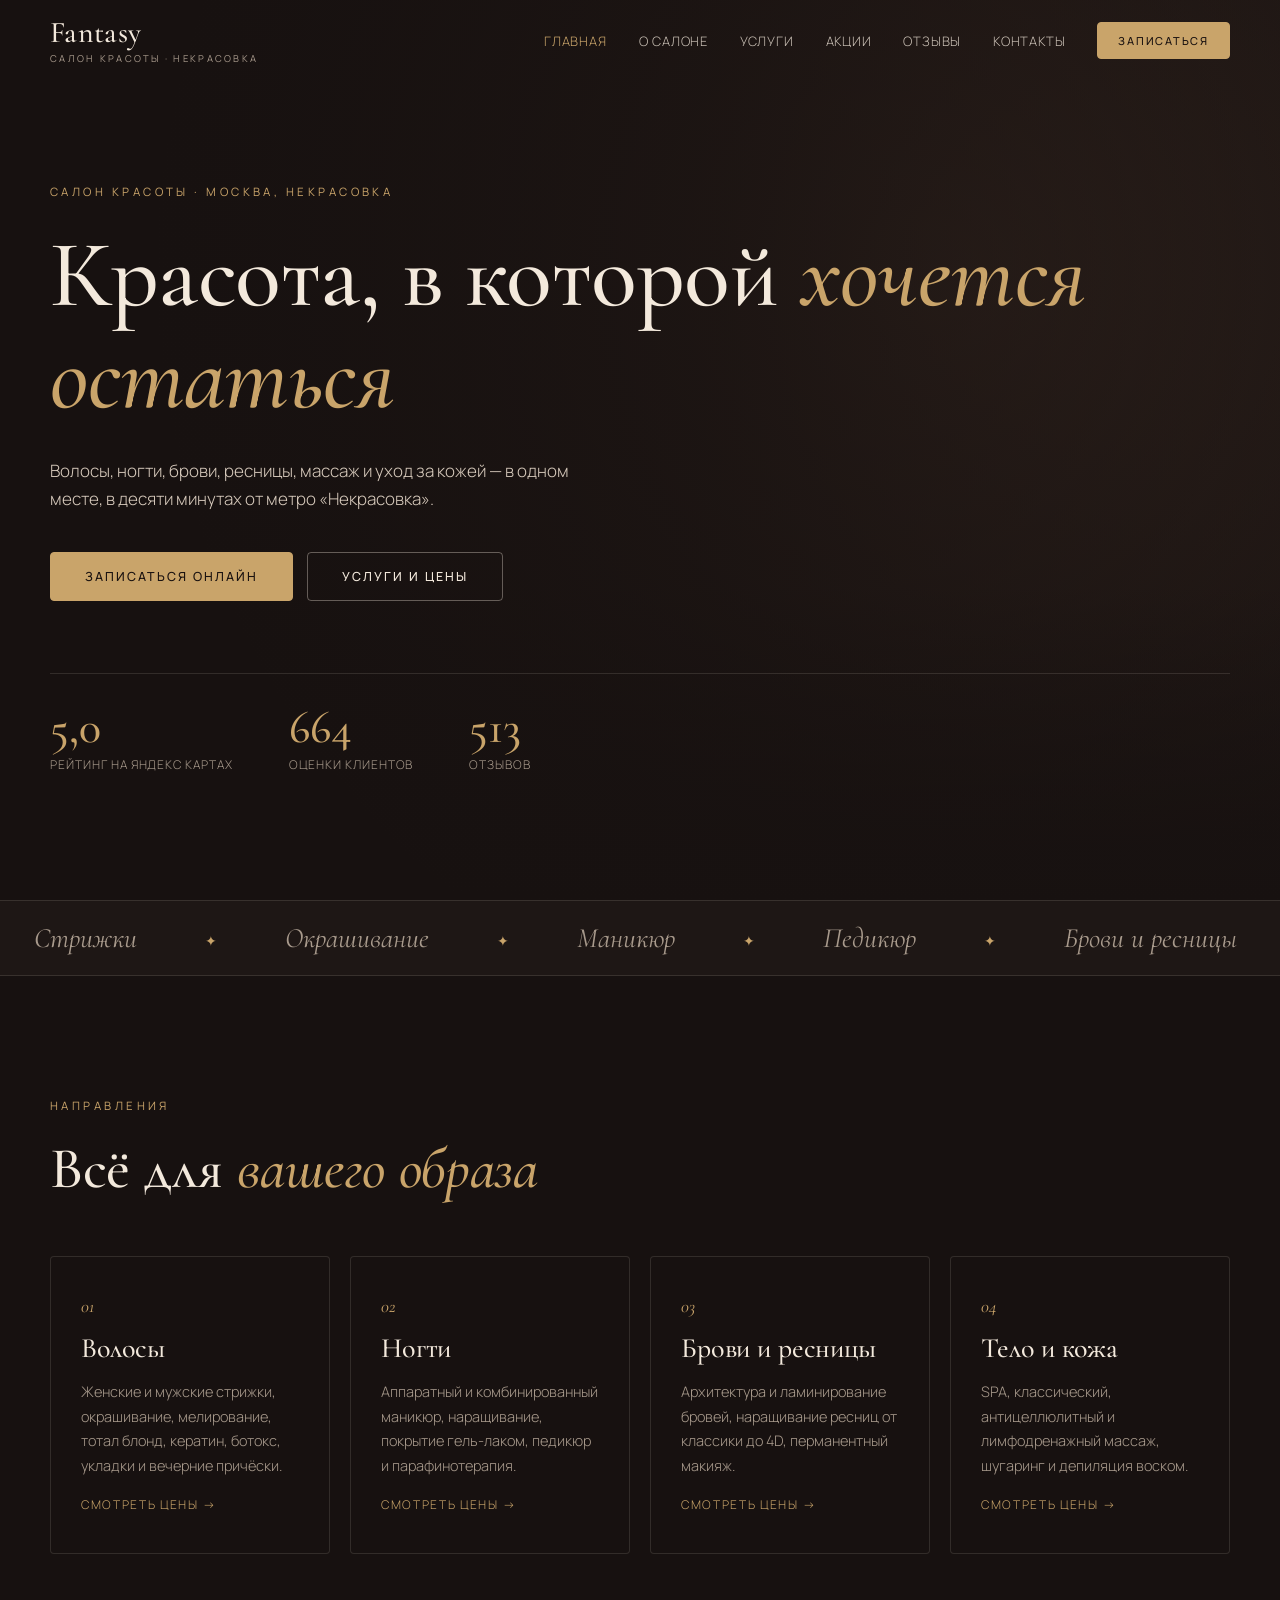
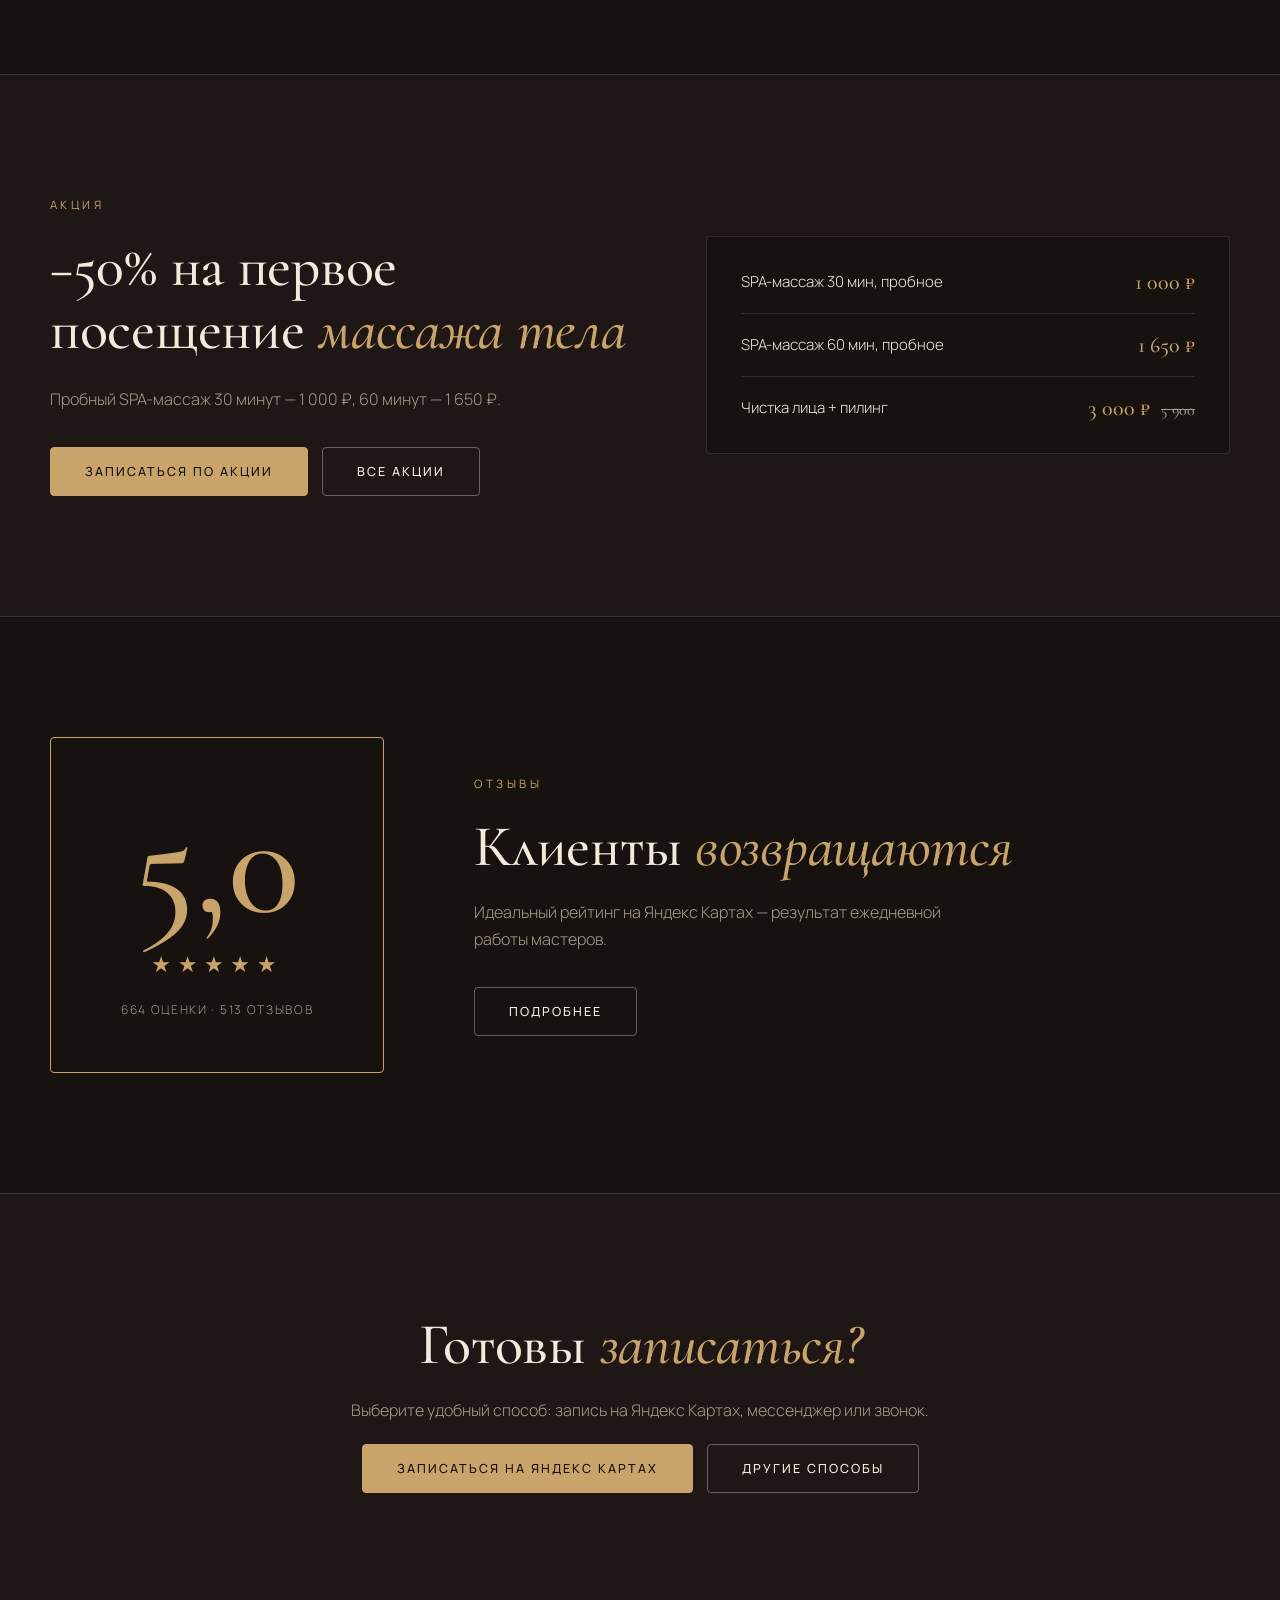
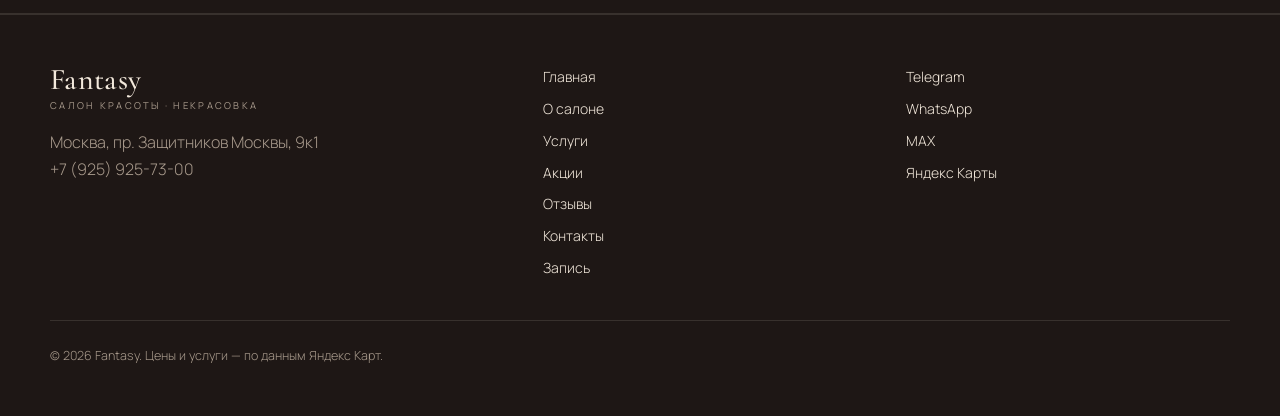
<file: index.html>
<!DOCTYPE html>
<html lang="ru">
<head>
<meta charset="UTF-8">
<meta name="viewport" content="width=device-width, initial-scale=1.0">
<title>Fantasy — салон красоты в Некрасовке | Онлайн-запись</title>
<meta name="description" content="Fantasy — салон красоты на проспекте Защитников Москвы, 9к1 (Некрасовка). Рейтинг 5,0 на Яндекс Картах. Стрижки, окрашивание, маникюр, педикюр, брови, ресницы, массаж.">
<meta name="theme-color" content="#171110">
<meta property="og:title" content="Fantasy — салон красоты в Некрасовке | Онлайн-запись">
<meta property="og:description" content="Fantasy — салон красоты на проспекте Защитников Москвы, 9к1 (Некрасовка). Рейтинг 5,0 на Яндекс Картах. Стрижки, окрашивание, маникюр, педикюр, брови, ресницы, массаж.">
<meta property="og:type" content="website">
<meta property="og:locale" content="ru_RU">
<meta property="og:image" content="https://avatars.mds.yandex.net/get-tycoon/6283051/2a0000018bce1b3d26c07682998ab287adb4/priority-headline-background">
<link rel="preconnect" href="https://fonts.googleapis.com">
<link rel="preconnect" href="https://fonts.gstatic.com" crossorigin>
<link href="https://fonts.googleapis.com/css2?family=Cormorant+Garamond:ital,wght@0,400;0,500;0,600;1,400;1,500&family=Manrope:wght@300;400;500;600&display=swap" rel="stylesheet">
<link rel="stylesheet" href="style.css">
</head>
<body class="">
<header class="header" id="header">
  <a href="index.html" class="logo">Fantasy<span>салон красоты · Некрасовка</span></a>
  <nav class="nav" id="nav"><a href="index.html" class="active">Главная</a><a href="about.html">О салоне</a><a href="services.html">Услуги</a><a href="offers.html">Акции</a><a href="reviews.html">Отзывы</a><a href="contacts.html">Контакты</a><a href="booking.html" class="btn btn--small">Записаться</a></nav>
  <button class="burger" id="burger" aria-label="Меню"><i></i><i></i></button>
</header>
<main>
<section class="hero"><div class="hero__bg"></div><div class="hero__inner">
<p class="eyebrow">Салон красоты · Москва, Некрасовка</p>
<h1>Красота, в которой <em>хочется остаться</em></h1>
<p class="hero__text">Волосы, ногти, брови, ресницы, массаж и уход за кожей — в одном месте, в десяти минутах от метро «Некрасовка».</p>
<div class="hero__actions"><a href="https://yandex.ru/maps/10738/lubercy/?booking%5Bpage%5D=menu&amp;booking%5Bpermalink%5D=70527552037&amp;ll=37.923607%2C55.699742&amp;mode=poi&amp;poi%5Bpoint%5D=37.918559%2C55.700719&amp;poi%5Buri%5D=ymapsbm1%3A%2F%2Forg%3Foid%3D70527552037%26yclid%3D8517277293503840255&amp;source=serp_navig&amp;z=16.16" target="_blank" rel="noopener" class="btn">Записаться онлайн</a><a href="services.html" class="btn btn--ghost">Услуги и цены</a></div>
<div class="hero__stats"><div><b>5,0</b><span>рейтинг на Яндекс Картах</span></div><div><b>664</b><span>оценки клиентов</span></div><div><b>513</b><span>отзывов</span></div></div>
</div></section>
<div class="marquee" aria-hidden="true"><div class="marquee__track">
<span>Стрижки</span><span>Окрашивание</span><span>Маникюр</span><span>Педикюр</span><span>Брови и ресницы</span><span>Массаж</span><span>Косметология</span><span>Шугаринг</span><span>Перманент</span><span>Стрижки</span><span>Окрашивание</span><span>Маникюр</span><span>Педикюр</span><span>Брови и ресницы</span><span>Массаж</span><span>Косметология</span><span>Шугаринг</span><span>Перманент</span>
</div></div>
<section class="section"><div class="wrap">
<div class="section__head reveal"><p class="eyebrow">Направления</p><h2>Всё для <em>вашего образа</em></h2></div>
<div class="cards">
<article class="card reveal"><span class="card__n">01</span><h3>Волосы</h3><p>Женские и мужские стрижки, окрашивание, мелирование, тотал блонд, кератин, ботокс, укладки и вечерние причёски.</p><a href="services.html?cat=hair">Смотреть цены →</a></article>
<article class="card reveal"><span class="card__n">02</span><h3>Ногти</h3><p>Аппаратный и комбинированный маникюр, наращивание, покрытие гель-лаком, педикюр и парафинотерапия.</p><a href="services.html?cat=nails">Смотреть цены →</a></article>
<article class="card reveal"><span class="card__n">03</span><h3>Брови и ресницы</h3><p>Архитектура и ламинирование бровей, наращивание ресниц от классики до 4D, перманентный макияж.</p><a href="services.html?cat=brows">Смотреть цены →</a></article>
<article class="card reveal"><span class="card__n">04</span><h3>Тело и кожа</h3><p>SPA, классический, антицеллюлитный и лимфодренажный массаж, шугаринг и депиляция воском.</p><a href="services.html?cat=body">Смотреть цены →</a></article>
</div></div></section>
<section class="section section--alt"><div class="wrap offer reveal">
<div><p class="eyebrow">Акция</p><h2>−50% на первое<br>посещение <em>массажа тела</em></h2>
<p class="muted">Пробный SPA-массаж 30 минут — 1 000 ₽, 60 минут — 1 650 ₽.</p>
<div class="hero__actions"><a href="booking.html?service=SPA-массаж 30 мин, пробное" class="btn">Записаться по акции</a><a href="offers.html" class="btn btn--ghost">Все акции</a></div></div>
<ul class="offer__list"><li><span>SPA-массаж 30 мин, пробное</span><b>1 000 ₽</b></li><li><span>SPA-массаж 60 мин, пробное</span><b>1 650 ₽</b></li><li><span>Чистка лица + пилинг</span><b>3 000 ₽ <s>5 900</s></b></li></ul>
</div></section>
<section class="section"><div class="wrap reviews reveal">
<div class="reviews__score"><b>5,0</b><div class="stars">★★★★★</div><span>664 оценки · 513 отзывов</span></div>
<div class="reviews__text"><p class="eyebrow">Отзывы</p><h2>Клиенты <em>возвращаются</em></h2>
<p class="muted">Идеальный рейтинг на Яндекс Картах — результат ежедневной работы мастеров.</p>
<a class="btn btn--ghost" href="reviews.html">Подробнее</a></div>
</div></section>
<section class="section section--alt cta"><div class="wrap cta__inner reveal">
<h2>Готовы <em>записаться?</em></h2>
<p class="muted">Выберите удобный способ: запись на Яндекс Картах, мессенджер или звонок.</p>
<div class="hero__actions"><a class="btn" href="https://yandex.ru/maps/10738/lubercy/?booking%5Bpage%5D=menu&amp;booking%5Bpermalink%5D=70527552037&amp;ll=37.923607%2C55.699742&amp;mode=poi&amp;poi%5Bpoint%5D=37.918559%2C55.700719&amp;poi%5Buri%5D=ymapsbm1%3A%2F%2Forg%3Foid%3D70527552037%26yclid%3D8517277293503840255&amp;source=serp_navig&amp;z=16.16" target="_blank" rel="noopener">Записаться на Яндекс Картах</a><a class="btn btn--ghost" href="booking.html">Другие способы</a></div>
</div></section>
</main>
<footer class="footer">
  <div class="wrap footer__grid">
    <div>
      <a href="index.html" class="logo">Fantasy<span>салон красоты · Некрасовка</span></a>
      <p class="muted" style="margin-top:18px">Москва, пр. Защитников Москвы, 9к1<br><a href="tel:+79259257300">+7 (925) 925-73-00</a></p>
    </div>
    <div class="footer__links"><a href="index.html">Главная</a><a href="about.html">О салоне</a><a href="services.html">Услуги</a><a href="offers.html">Акции</a><a href="reviews.html">Отзывы</a><a href="contacts.html">Контакты</a><a href="booking.html">Запись</a></div>
    <div class="footer__links"><a href="https://t.me/salonFantasyMsk" target="_blank" rel="noopener">Telegram</a><a href="https://wa.me/79259257300" target="_blank" rel="noopener">WhatsApp</a><a href="https://max.ru/u/f9LHodD0cOI7cSpdST8HWlpeTLL5L7X9rrbCBZIti6YhWW0O6BIstn3oP70" target="_blank" rel="noopener">MAX</a><a href="https://yandex.ru/maps/10738/lubercy/?booking%5Bpage%5D=menu&amp;booking%5Bpermalink%5D=70527552037&amp;ll=37.923607%2C55.699742&amp;mode=poi&amp;poi%5Bpoint%5D=37.918559%2C55.700719&amp;poi%5Buri%5D=ymapsbm1%3A%2F%2Forg%3Foid%3D70527552037%26yclid%3D8517277293503840255&amp;source=serp_navig&amp;z=16.16" target="_blank" rel="noopener">Яндекс Карты</a></div>
    <p class="muted footer__copy">© <span id="year"></span> Fantasy. Цены и услуги — по данным Яндекс Карт.</p>
  </div>
</footer>
<script src="script.js"></script>
</body>
</html>
</file>
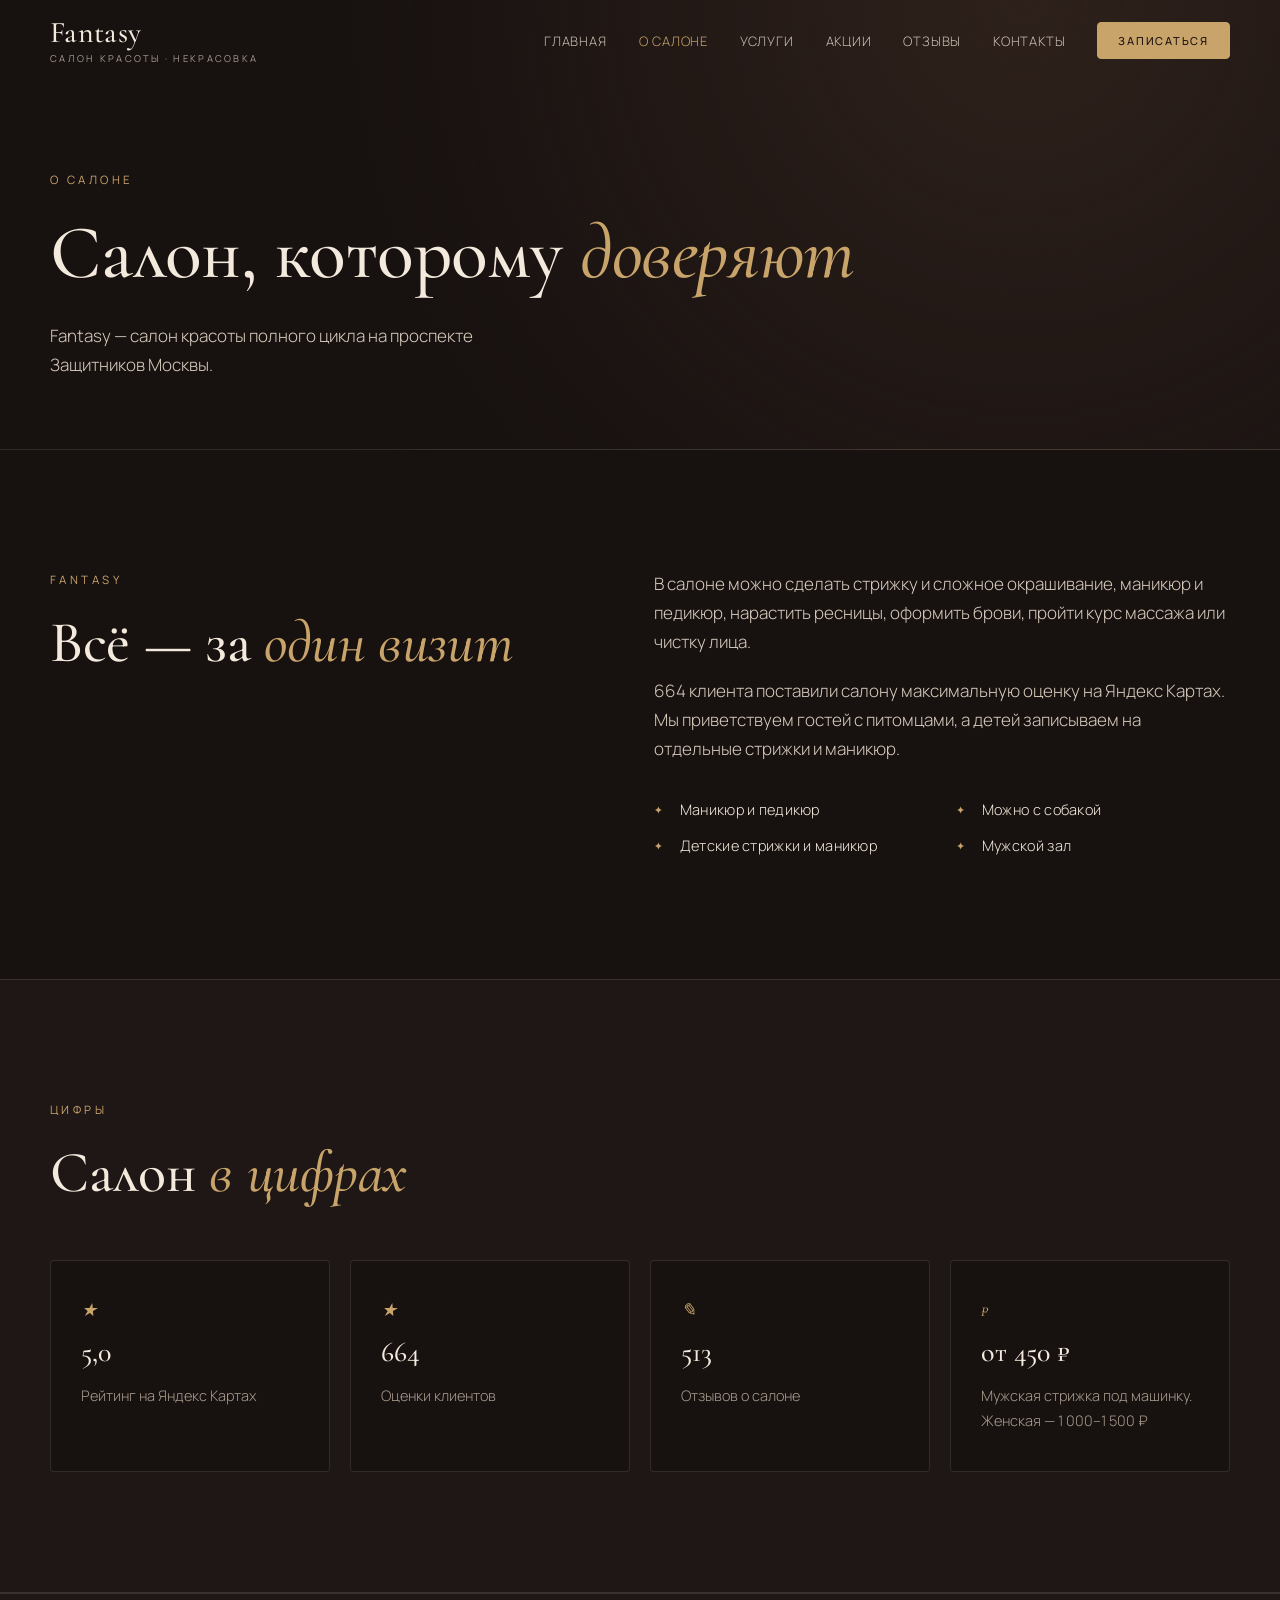
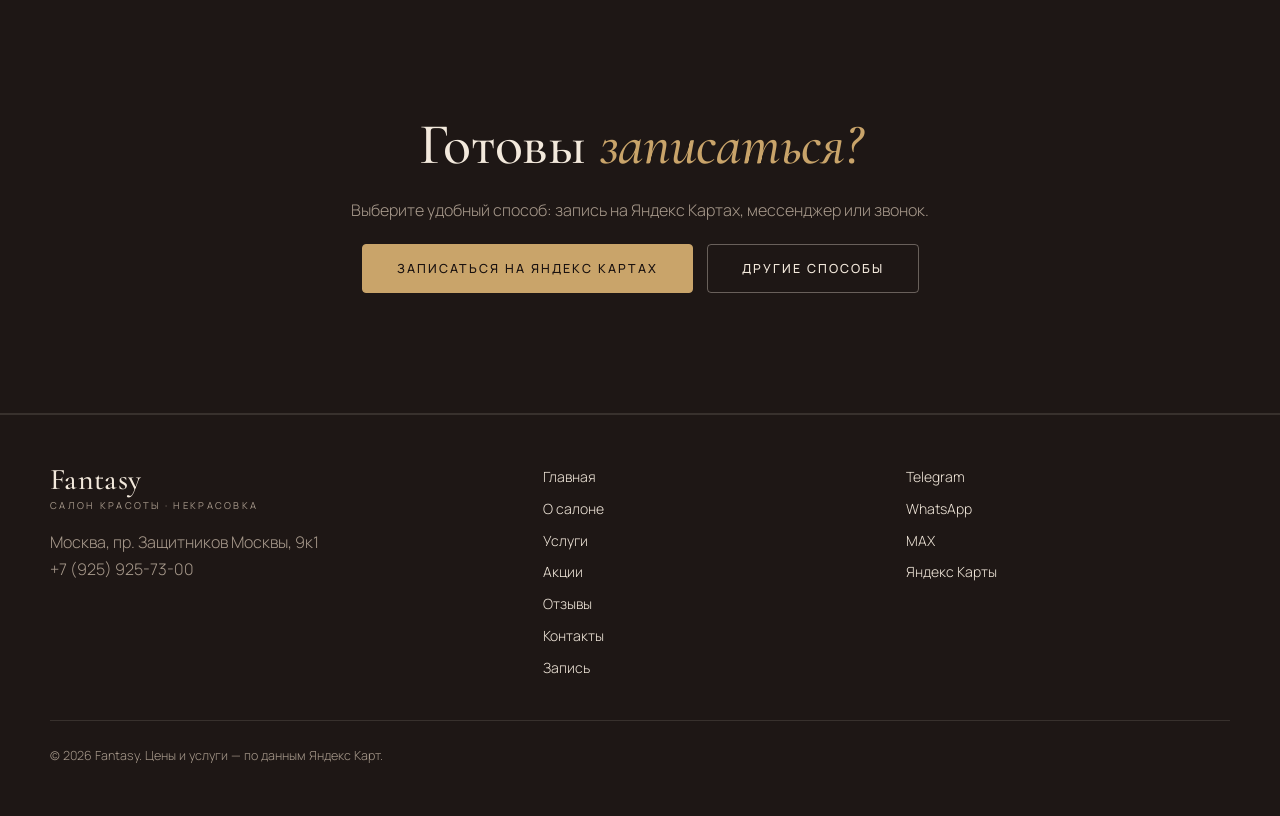
<file: about.html>
<!DOCTYPE html>
<html lang="ru">
<head>
<meta charset="UTF-8">
<meta name="viewport" content="width=device-width, initial-scale=1.0">
<title>О салоне Fantasy — салон красоты в Некрасовке</title>
<meta name="description" content="Салон красоты Fantasy: услуги, особенности, рейтинг 5,0 на Яндекс Картах.">
<meta name="theme-color" content="#171110">
<meta property="og:title" content="О салоне Fantasy — салон красоты в Некрасовке">
<meta property="og:description" content="Салон красоты Fantasy: услуги, особенности, рейтинг 5,0 на Яндекс Картах.">
<meta property="og:type" content="website">
<meta property="og:locale" content="ru_RU">
<meta property="og:image" content="https://avatars.mds.yandex.net/get-tycoon/6283051/2a0000018bce1b3d26c07682998ab287adb4/priority-headline-background">
<link rel="preconnect" href="https://fonts.googleapis.com">
<link rel="preconnect" href="https://fonts.gstatic.com" crossorigin>
<link href="https://fonts.googleapis.com/css2?family=Cormorant+Garamond:ital,wght@0,400;0,500;0,600;1,400;1,500&family=Manrope:wght@300;400;500;600&display=swap" rel="stylesheet">
<link rel="stylesheet" href="style.css">
</head>
<body class="">
<header class="header" id="header">
  <a href="index.html" class="logo">Fantasy<span>салон красоты · Некрасовка</span></a>
  <nav class="nav" id="nav"><a href="index.html">Главная</a><a href="about.html" class="active">О салоне</a><a href="services.html">Услуги</a><a href="offers.html">Акции</a><a href="reviews.html">Отзывы</a><a href="contacts.html">Контакты</a><a href="booking.html" class="btn btn--small">Записаться</a></nav>
  <button class="burger" id="burger" aria-label="Меню"><i></i><i></i></button>
</header>
<main>
<section class="page-hero"><div class="wrap">
<p class="eyebrow">О салоне</p><h1>Салон, которому <em>доверяют</em></h1><p class="hero__text">Fantasy — салон красоты полного цикла на проспекте Защитников Москвы.</p>
</div></section>
<section class="section"><div class="wrap about">
<div class="reveal"><p class="eyebrow">Fantasy</p><h2>Всё — за <em>один визит</em></h2></div>
<div class="about__body reveal">
<p>В салоне можно сделать стрижку и сложное окрашивание, маникюр и педикюр, нарастить ресницы, оформить брови, пройти курс массажа или чистку лица.</p>
<p>664 клиента поставили салону максимальную оценку на Яндекс Картах. Мы приветствуем гостей с питомцами, а детей записываем на отдельные стрижки и маникюр.</p>
<ul class="features"><li>Маникюр и педикюр</li><li>Можно с собакой</li><li>Детские стрижки и маникюр</li><li>Мужской зал</li></ul>
</div></div></section>
<section class="section section--alt"><div class="wrap">
<div class="section__head reveal"><p class="eyebrow">Цифры</p><h2>Салон <em>в цифрах</em></h2></div>
<div class="cards">
<article class="card reveal"><span class="card__n">★</span><h3>5,0</h3><p>Рейтинг на Яндекс Картах</p></article>
<article class="card reveal"><span class="card__n">★</span><h3>664</h3><p>Оценки клиентов</p></article>
<article class="card reveal"><span class="card__n">✎</span><h3>513</h3><p>Отзывов о салоне</p></article>
<article class="card reveal"><span class="card__n">₽</span><h3>от 450 ₽</h3><p>Мужская стрижка под машинку. Женская — 1 000–1 500 ₽</p></article>
</div></div></section>
<section class="section section--alt cta"><div class="wrap cta__inner reveal">
<h2>Готовы <em>записаться?</em></h2>
<p class="muted">Выберите удобный способ: запись на Яндекс Картах, мессенджер или звонок.</p>
<div class="hero__actions"><a class="btn" href="https://yandex.ru/maps/10738/lubercy/?booking%5Bpage%5D=menu&amp;booking%5Bpermalink%5D=70527552037&amp;ll=37.923607%2C55.699742&amp;mode=poi&amp;poi%5Bpoint%5D=37.918559%2C55.700719&amp;poi%5Buri%5D=ymapsbm1%3A%2F%2Forg%3Foid%3D70527552037%26yclid%3D8517277293503840255&amp;source=serp_navig&amp;z=16.16" target="_blank" rel="noopener">Записаться на Яндекс Картах</a><a class="btn btn--ghost" href="booking.html">Другие способы</a></div>
</div></section>
</main>
<footer class="footer">
  <div class="wrap footer__grid">
    <div>
      <a href="index.html" class="logo">Fantasy<span>салон красоты · Некрасовка</span></a>
      <p class="muted" style="margin-top:18px">Москва, пр. Защитников Москвы, 9к1<br><a href="tel:+79259257300">+7 (925) 925-73-00</a></p>
    </div>
    <div class="footer__links"><a href="index.html">Главная</a><a href="about.html">О салоне</a><a href="services.html">Услуги</a><a href="offers.html">Акции</a><a href="reviews.html">Отзывы</a><a href="contacts.html">Контакты</a><a href="booking.html">Запись</a></div>
    <div class="footer__links"><a href="https://t.me/salonFantasyMsk" target="_blank" rel="noopener">Telegram</a><a href="https://wa.me/79259257300" target="_blank" rel="noopener">WhatsApp</a><a href="https://max.ru/u/f9LHodD0cOI7cSpdST8HWlpeTLL5L7X9rrbCBZIti6YhWW0O6BIstn3oP70" target="_blank" rel="noopener">MAX</a><a href="https://yandex.ru/maps/10738/lubercy/?booking%5Bpage%5D=menu&amp;booking%5Bpermalink%5D=70527552037&amp;ll=37.923607%2C55.699742&amp;mode=poi&amp;poi%5Bpoint%5D=37.918559%2C55.700719&amp;poi%5Buri%5D=ymapsbm1%3A%2F%2Forg%3Foid%3D70527552037%26yclid%3D8517277293503840255&amp;source=serp_navig&amp;z=16.16" target="_blank" rel="noopener">Яндекс Карты</a></div>
    <p class="muted footer__copy">© <span id="year"></span> Fantasy. Цены и услуги — по данным Яндекс Карт.</p>
  </div>
</footer>
<script src="script.js"></script>
</body>
</html>
</file>
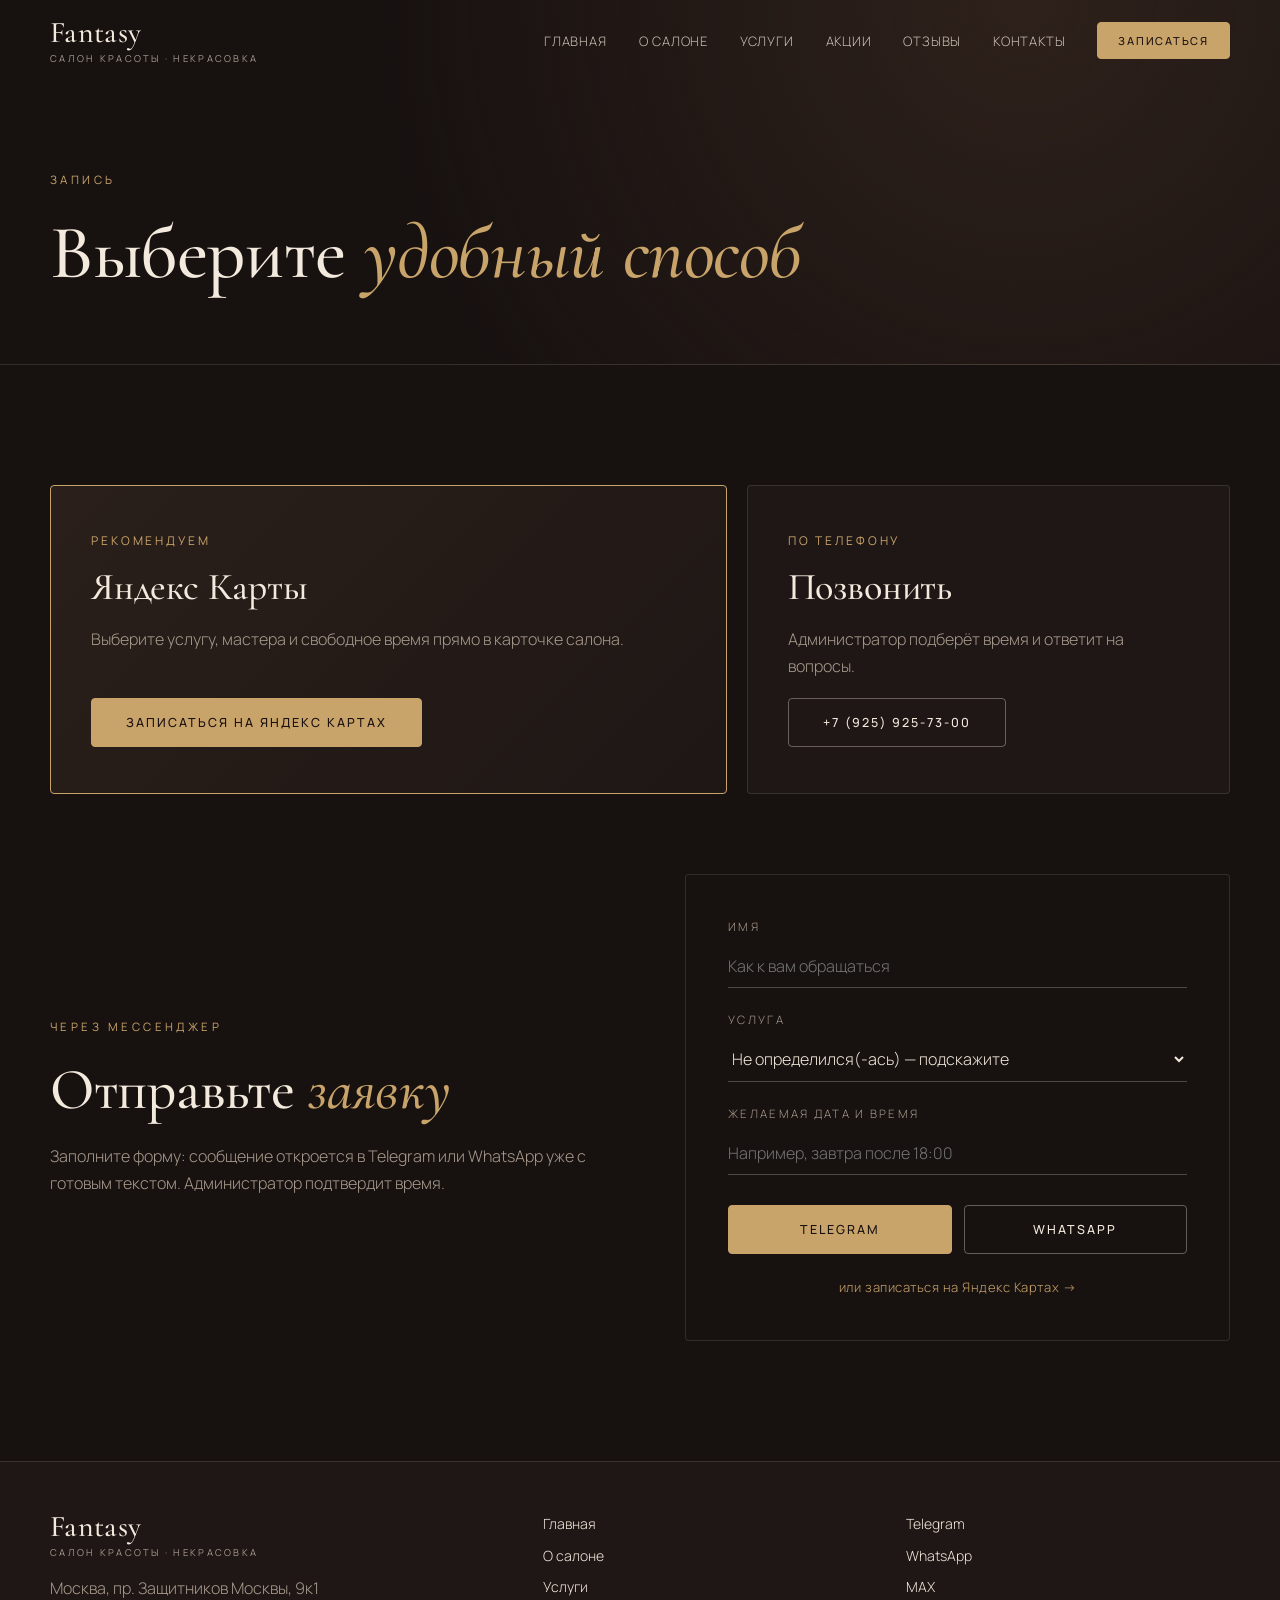
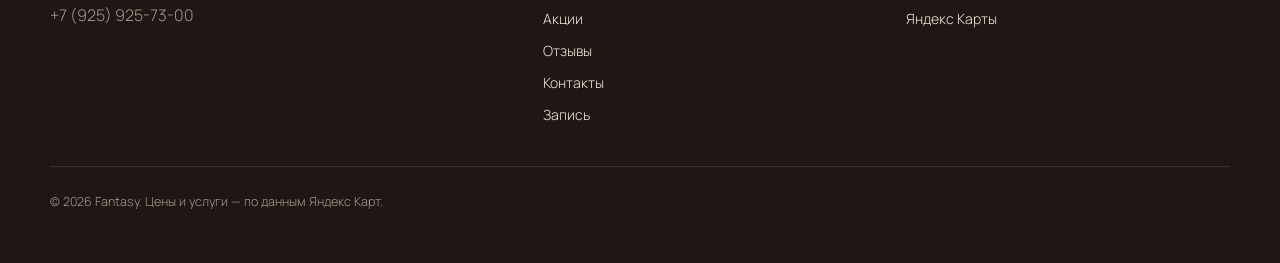
<file: booking.html>
<!DOCTYPE html>
<html lang="ru">
<head>
<meta charset="UTF-8">
<meta name="viewport" content="width=device-width, initial-scale=1.0">
<title>Онлайн-запись — салон красоты Fantasy</title>
<meta name="description" content="Запись в салон Fantasy: через Яндекс Карты, Telegram, WhatsApp или по телефону.">
<meta name="theme-color" content="#171110">
<meta property="og:title" content="Онлайн-запись — салон красоты Fantasy">
<meta property="og:description" content="Запись в салон Fantasy: через Яндекс Карты, Telegram, WhatsApp или по телефону.">
<meta property="og:type" content="website">
<meta property="og:locale" content="ru_RU">
<meta property="og:image" content="https://avatars.mds.yandex.net/get-tycoon/6283051/2a0000018bce1b3d26c07682998ab287adb4/priority-headline-background">
<link rel="preconnect" href="https://fonts.googleapis.com">
<link rel="preconnect" href="https://fonts.gstatic.com" crossorigin>
<link href="https://fonts.googleapis.com/css2?family=Cormorant+Garamond:ital,wght@0,400;0,500;0,600;1,400;1,500&family=Manrope:wght@300;400;500;600&display=swap" rel="stylesheet">
<link rel="stylesheet" href="style.css">
</head>
<body class="">
<header class="header" id="header">
  <a href="index.html" class="logo">Fantasy<span>салон красоты · Некрасовка</span></a>
  <nav class="nav" id="nav"><a href="index.html">Главная</a><a href="about.html">О салоне</a><a href="services.html">Услуги</a><a href="offers.html">Акции</a><a href="reviews.html">Отзывы</a><a href="contacts.html">Контакты</a><a href="booking.html" class="btn btn--small">Записаться</a></nav>
  <button class="burger" id="burger" aria-label="Меню"><i></i><i></i></button>
</header>
<main>
<section class="page-hero"><div class="wrap">
<p class="eyebrow">Запись</p><h1>Выберите <em>удобный способ</em></h1>
</div></section>
<section class="section"><div class="wrap">
<div class="book-options">
<article class="book-card book-card--main reveal">
<span class="card__n">Рекомендуем</span><h3>Яндекс Карты</h3>
<p>Выберите услугу, мастера и свободное время прямо в карточке салона.</p>
<a class="btn" href="https://yandex.ru/maps/10738/lubercy/?booking%5Bpage%5D=menu&amp;booking%5Bpermalink%5D=70527552037&amp;ll=37.923607%2C55.699742&amp;mode=poi&amp;poi%5Bpoint%5D=37.918559%2C55.700719&amp;poi%5Buri%5D=ymapsbm1%3A%2F%2Forg%3Foid%3D70527552037%26yclid%3D8517277293503840255&amp;source=serp_navig&amp;z=16.16" target="_blank" rel="noopener">Записаться на Яндекс Картах</a>
</article>
<article class="book-card reveal">
<span class="card__n">По телефону</span><h3>Позвонить</h3>
<p>Администратор подберёт время и ответит на вопросы.</p>
<a class="btn btn--ghost" href="tel:+79259257300">+7 (925) 925-73-00</a>
</article>
</div>
<div class="booking" style="margin-top:80px">
<div class="reveal"><p class="eyebrow">Через мессенджер</p><h2>Отправьте <em>заявку</em></h2>
<p class="muted">Заполните форму: сообщение откроется в Telegram или WhatsApp уже с готовым текстом. Администратор подтвердит время.</p></div>
<form class="form reveal" id="form" novalidate>
<label>Имя<input type="text" id="fName" placeholder="Как к вам обращаться" required></label>
<label>Услуга<select id="fService"></select></label>
<label>Желаемая дата и время<input type="text" id="fWhen" placeholder="Например, завтра после 18:00"></label>
<div class="form__btns"><button type="button" class="btn" data-send="tg">Telegram</button><button type="button" class="btn btn--ghost" data-send="wa">WhatsApp</button></div>
<a class="form__alt" href="https://yandex.ru/maps/10738/lubercy/?booking%5Bpage%5D=menu&amp;booking%5Bpermalink%5D=70527552037&amp;ll=37.923607%2C55.699742&amp;mode=poi&amp;poi%5Bpoint%5D=37.918559%2C55.700719&amp;poi%5Buri%5D=ymapsbm1%3A%2F%2Forg%3Foid%3D70527552037%26yclid%3D8517277293503840255&amp;source=serp_navig&amp;z=16.16" target="_blank" rel="noopener">или записаться на Яндекс Картах →</a>
<p class="form__err" id="formErr" hidden>Пожалуйста, укажите ваше имя.</p>
</form></div></div></section>
</main>
<footer class="footer">
  <div class="wrap footer__grid">
    <div>
      <a href="index.html" class="logo">Fantasy<span>салон красоты · Некрасовка</span></a>
      <p class="muted" style="margin-top:18px">Москва, пр. Защитников Москвы, 9к1<br><a href="tel:+79259257300">+7 (925) 925-73-00</a></p>
    </div>
    <div class="footer__links"><a href="index.html">Главная</a><a href="about.html">О салоне</a><a href="services.html">Услуги</a><a href="offers.html">Акции</a><a href="reviews.html">Отзывы</a><a href="contacts.html">Контакты</a><a href="booking.html">Запись</a></div>
    <div class="footer__links"><a href="https://t.me/salonFantasyMsk" target="_blank" rel="noopener">Telegram</a><a href="https://wa.me/79259257300" target="_blank" rel="noopener">WhatsApp</a><a href="https://max.ru/u/f9LHodD0cOI7cSpdST8HWlpeTLL5L7X9rrbCBZIti6YhWW0O6BIstn3oP70" target="_blank" rel="noopener">MAX</a><a href="https://yandex.ru/maps/10738/lubercy/?booking%5Bpage%5D=menu&amp;booking%5Bpermalink%5D=70527552037&amp;ll=37.923607%2C55.699742&amp;mode=poi&amp;poi%5Bpoint%5D=37.918559%2C55.700719&amp;poi%5Buri%5D=ymapsbm1%3A%2F%2Forg%3Foid%3D70527552037%26yclid%3D8517277293503840255&amp;source=serp_navig&amp;z=16.16" target="_blank" rel="noopener">Яндекс Карты</a></div>
    <p class="muted footer__copy">© <span id="year"></span> Fantasy. Цены и услуги — по данным Яндекс Карт.</p>
  </div>
</footer>
<script src="script.js"></script>
</body>
</html>
</file>
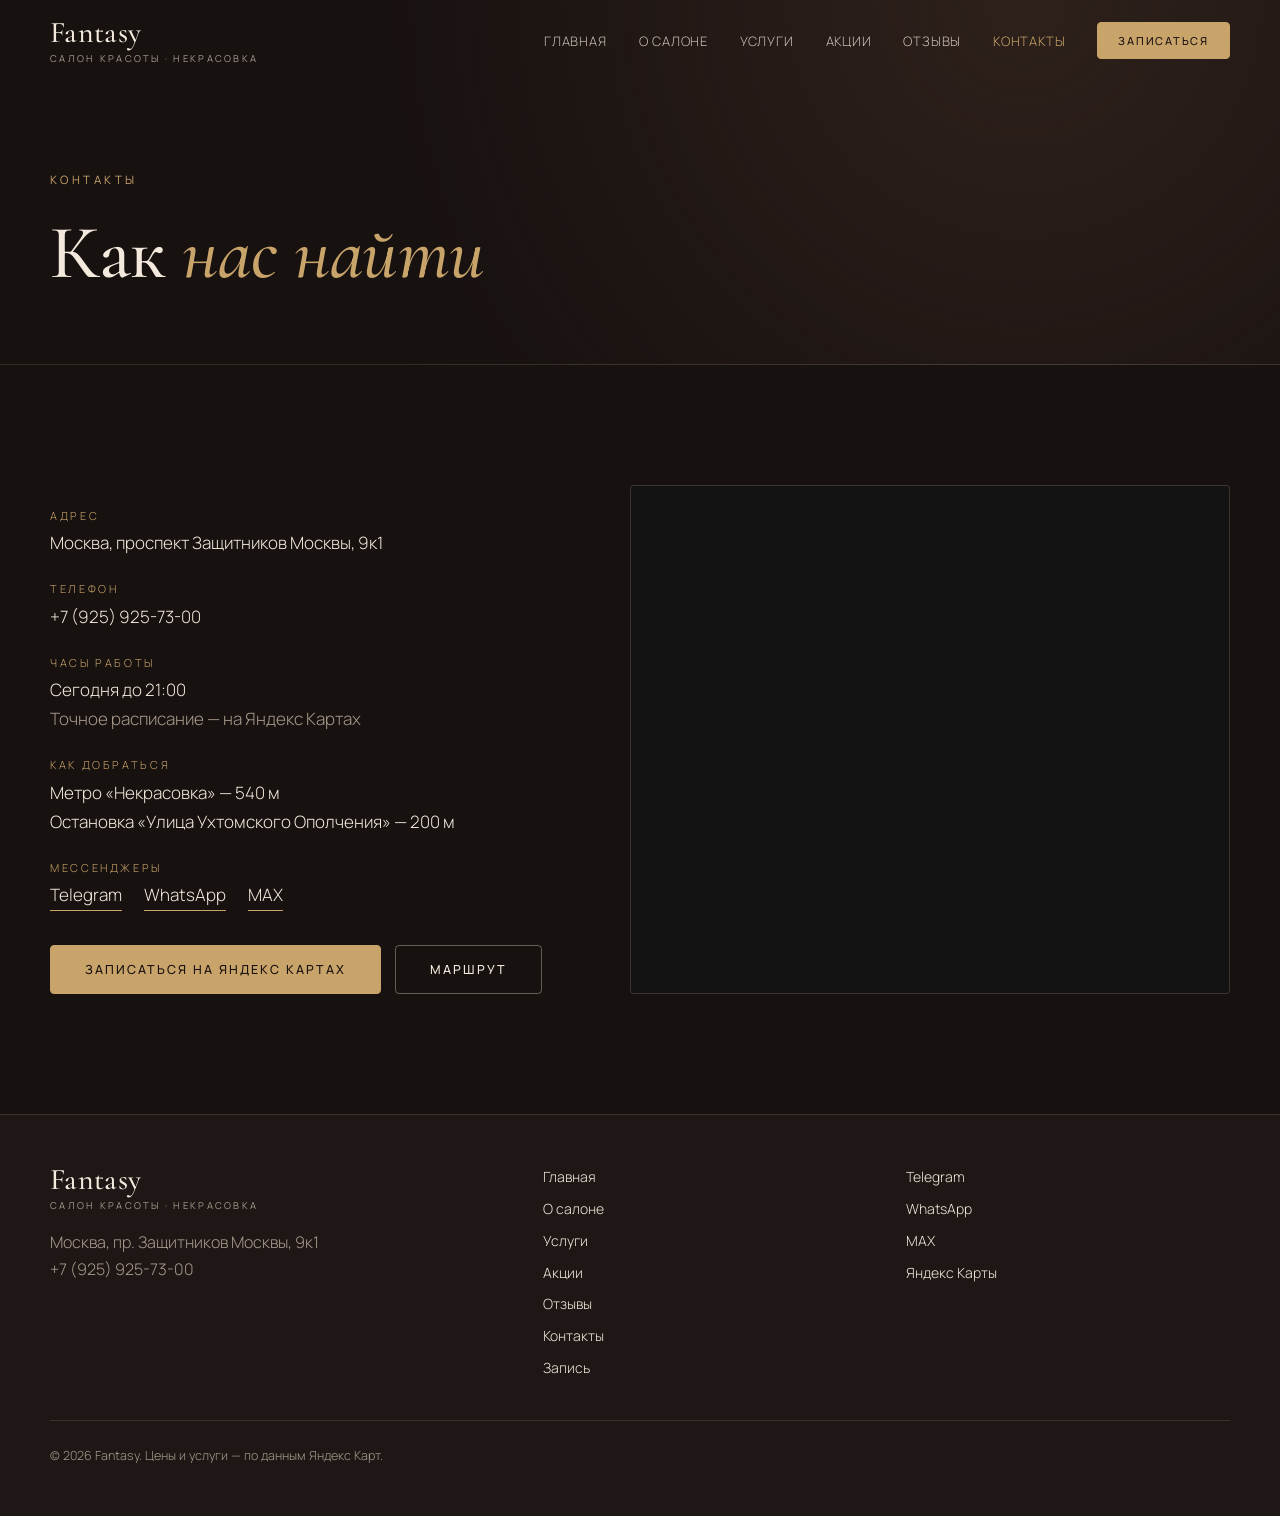
<file: contacts.html>
<!DOCTYPE html>
<html lang="ru">
<head>
<meta charset="UTF-8">
<meta name="viewport" content="width=device-width, initial-scale=1.0">
<title>Контакты — салон красоты Fantasy</title>
<meta name="description" content="Fantasy: Москва, проспект Защитников Москвы, 9к1. Телефон +7 (925) 925-73-00. Метро Некрасовка.">
<meta name="theme-color" content="#171110">
<meta property="og:title" content="Контакты — салон красоты Fantasy">
<meta property="og:description" content="Fantasy: Москва, проспект Защитников Москвы, 9к1. Телефон +7 (925) 925-73-00. Метро Некрасовка.">
<meta property="og:type" content="website">
<meta property="og:locale" content="ru_RU">
<meta property="og:image" content="https://avatars.mds.yandex.net/get-tycoon/6283051/2a0000018bce1b3d26c07682998ab287adb4/priority-headline-background">
<link rel="preconnect" href="https://fonts.googleapis.com">
<link rel="preconnect" href="https://fonts.gstatic.com" crossorigin>
<link href="https://fonts.googleapis.com/css2?family=Cormorant+Garamond:ital,wght@0,400;0,500;0,600;1,400;1,500&family=Manrope:wght@300;400;500;600&display=swap" rel="stylesheet">
<link rel="stylesheet" href="style.css">
</head>
<body class="">
<header class="header" id="header">
  <a href="index.html" class="logo">Fantasy<span>салон красоты · Некрасовка</span></a>
  <nav class="nav" id="nav"><a href="index.html">Главная</a><a href="about.html">О салоне</a><a href="services.html">Услуги</a><a href="offers.html">Акции</a><a href="reviews.html">Отзывы</a><a href="contacts.html" class="active">Контакты</a><a href="booking.html" class="btn btn--small">Записаться</a></nav>
  <button class="burger" id="burger" aria-label="Меню"><i></i><i></i></button>
</header>
<main>
<section class="page-hero"><div class="wrap">
<p class="eyebrow">Контакты</p><h1>Как <em>нас найти</em></h1>
</div></section>
<section class="section"><div class="wrap contacts">
<div class="contacts__info reveal"><dl>
<dt>Адрес</dt><dd>Москва, проспект Защитников Москвы, 9к1</dd>
<dt>Телефон</dt><dd><a href="tel:+79259257300">+7 (925) 925-73-00</a></dd>
<dt>Часы работы</dt><dd>Сегодня до 21:00<br><span class="muted">Точное расписание — на Яндекс Картах</span></dd>
<dt>Как добраться</dt><dd>Метро «Некрасовка» — 540 м<br>Остановка «Улица Ухтомского Ополчения» — 200 м</dd>
<dt>Мессенджеры</dt><dd class="links"><a href="https://t.me/salonFantasyMsk" target="_blank" rel="noopener">Telegram</a><a href="https://wa.me/79259257300" target="_blank" rel="noopener">WhatsApp</a><a href="https://max.ru/u/f9LHodD0cOI7cSpdST8HWlpeTLL5L7X9rrbCBZIti6YhWW0O6BIstn3oP70" target="_blank" rel="noopener">MAX</a></dd>
</dl>
<div class="hero__actions"><a class="btn" href="https://yandex.ru/maps/10738/lubercy/?booking%5Bpage%5D=menu&amp;booking%5Bpermalink%5D=70527552037&amp;ll=37.923607%2C55.699742&amp;mode=poi&amp;poi%5Bpoint%5D=37.918559%2C55.700719&amp;poi%5Buri%5D=ymapsbm1%3A%2F%2Forg%3Foid%3D70527552037%26yclid%3D8517277293503840255&amp;source=serp_navig&amp;z=16.16" target="_blank" rel="noopener">Записаться на Яндекс Картах</a><a class="btn btn--ghost" href="https://yandex.ru/maps/-/CXBHrFlB" target="_blank" rel="noopener">Маршрут</a></div></div>
<div class="map reveal"><iframe title="Карта: салон Fantasy" src="https://yandex.ru/map-widget/v1/?ll=37.918559%2C55.700719&z=16&pt=37.918559%2C55.700719%2Cpm2rdm" loading="lazy" allowfullscreen></iframe></div>
</div></section>
</main>
<footer class="footer">
  <div class="wrap footer__grid">
    <div>
      <a href="index.html" class="logo">Fantasy<span>салон красоты · Некрасовка</span></a>
      <p class="muted" style="margin-top:18px">Москва, пр. Защитников Москвы, 9к1<br><a href="tel:+79259257300">+7 (925) 925-73-00</a></p>
    </div>
    <div class="footer__links"><a href="index.html">Главная</a><a href="about.html">О салоне</a><a href="services.html">Услуги</a><a href="offers.html">Акции</a><a href="reviews.html">Отзывы</a><a href="contacts.html">Контакты</a><a href="booking.html">Запись</a></div>
    <div class="footer__links"><a href="https://t.me/salonFantasyMsk" target="_blank" rel="noopener">Telegram</a><a href="https://wa.me/79259257300" target="_blank" rel="noopener">WhatsApp</a><a href="https://max.ru/u/f9LHodD0cOI7cSpdST8HWlpeTLL5L7X9rrbCBZIti6YhWW0O6BIstn3oP70" target="_blank" rel="noopener">MAX</a><a href="https://yandex.ru/maps/10738/lubercy/?booking%5Bpage%5D=menu&amp;booking%5Bpermalink%5D=70527552037&amp;ll=37.923607%2C55.699742&amp;mode=poi&amp;poi%5Bpoint%5D=37.918559%2C55.700719&amp;poi%5Buri%5D=ymapsbm1%3A%2F%2Forg%3Foid%3D70527552037%26yclid%3D8517277293503840255&amp;source=serp_navig&amp;z=16.16" target="_blank" rel="noopener">Яндекс Карты</a></div>
    <p class="muted footer__copy">© <span id="year"></span> Fantasy. Цены и услуги — по данным Яндекс Карт.</p>
  </div>
</footer>
<script src="script.js"></script>
</body>
</html>
</file>
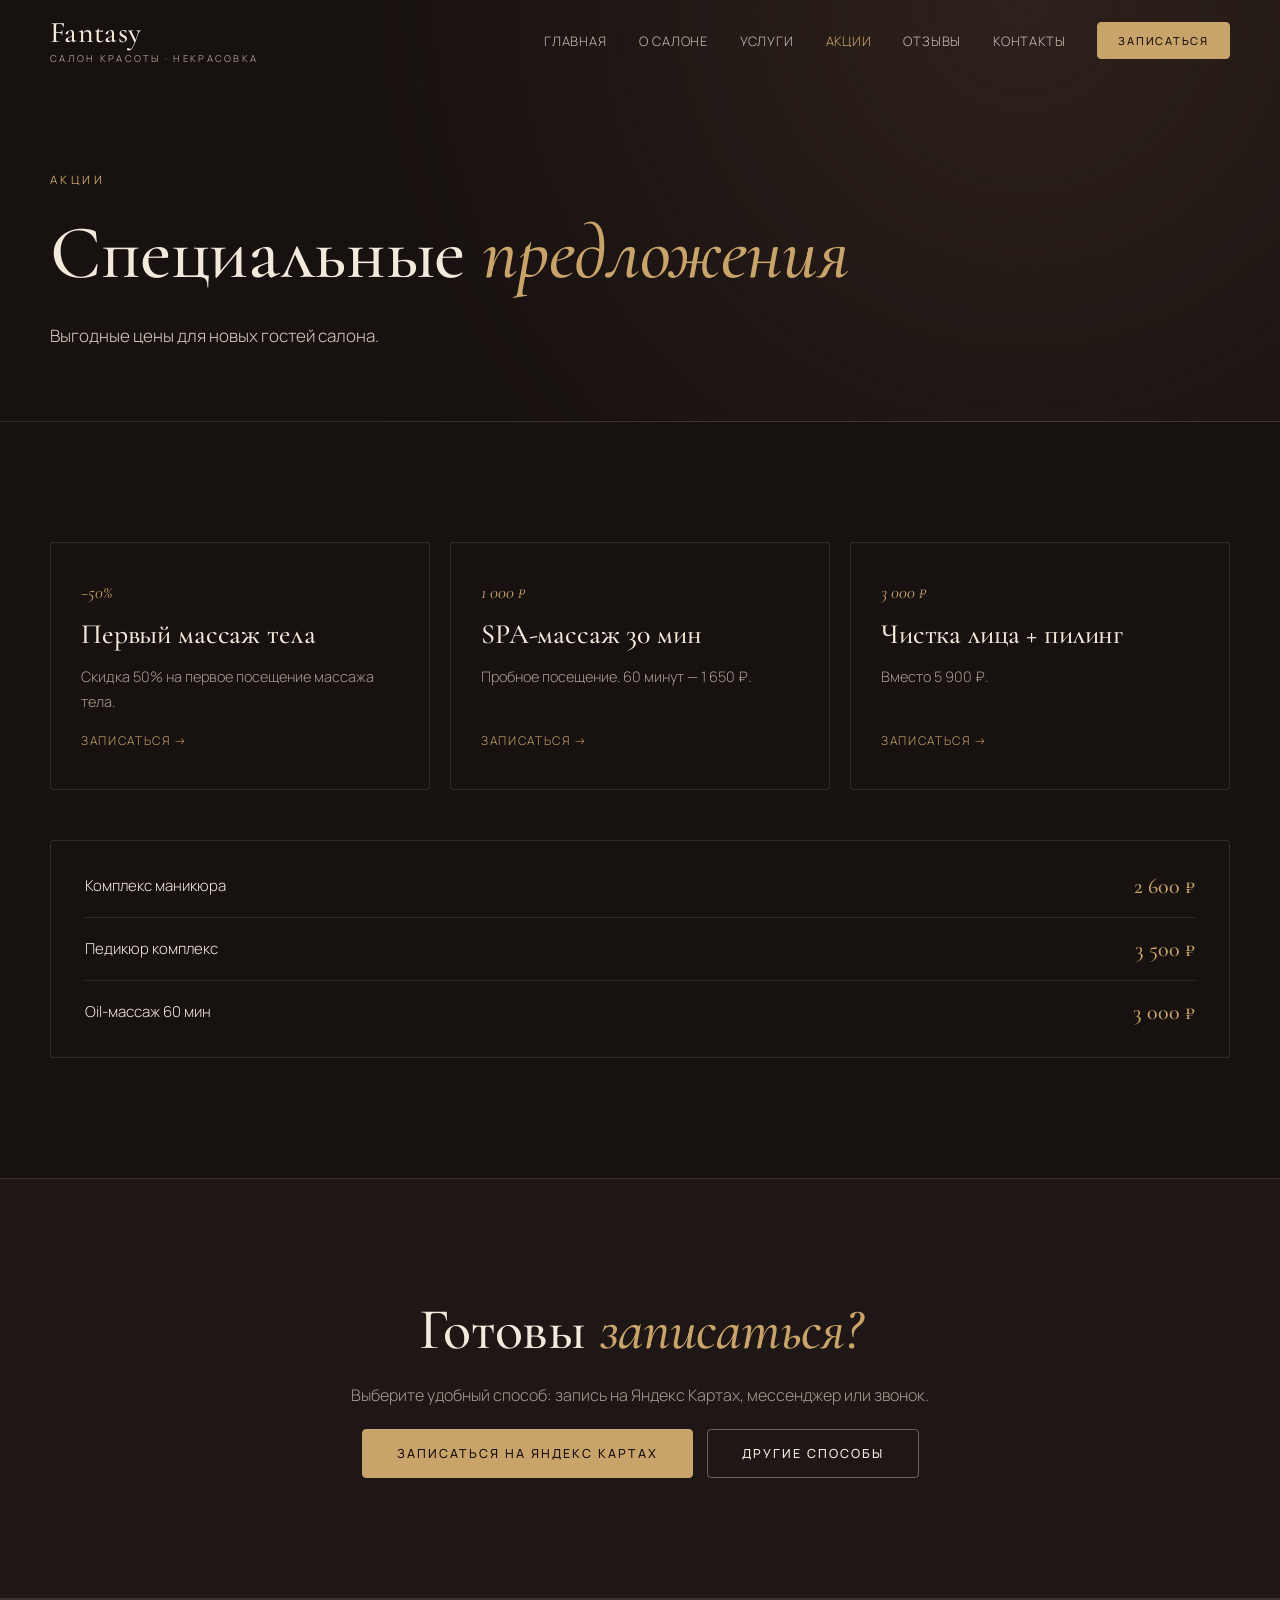
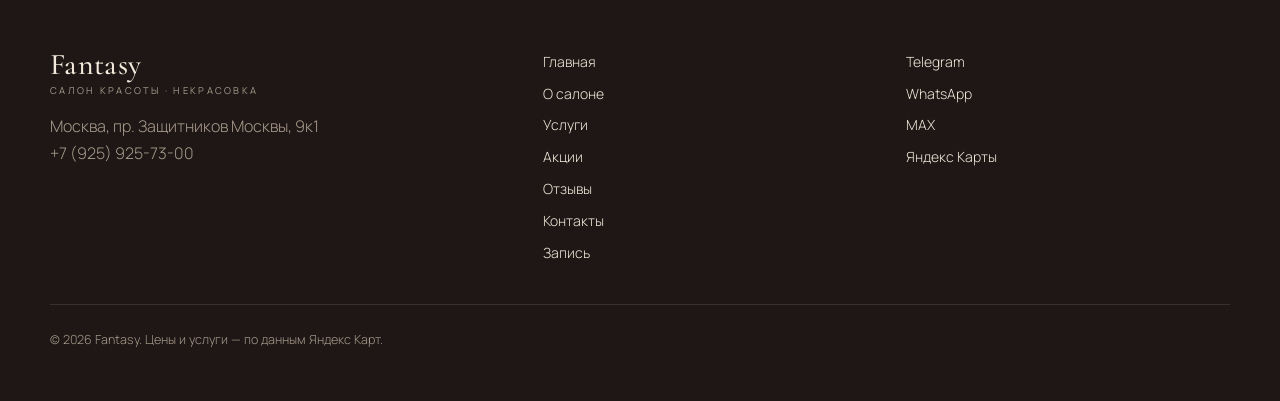
<file: offers.html>
<!DOCTYPE html>
<html lang="ru">
<head>
<meta charset="UTF-8">
<meta name="viewport" content="width=device-width, initial-scale=1.0">
<title>Акции — салон красоты Fantasy</title>
<meta name="description" content="Акции салона Fantasy: −50% на первое посещение массажа, пробные SPA-массажи, чистка лица со скидкой.">
<meta name="theme-color" content="#171110">
<meta property="og:title" content="Акции — салон красоты Fantasy">
<meta property="og:description" content="Акции салона Fantasy: −50% на первое посещение массажа, пробные SPA-массажи, чистка лица со скидкой.">
<meta property="og:type" content="website">
<meta property="og:locale" content="ru_RU">
<meta property="og:image" content="https://avatars.mds.yandex.net/get-tycoon/6283051/2a0000018bce1b3d26c07682998ab287adb4/priority-headline-background">
<link rel="preconnect" href="https://fonts.googleapis.com">
<link rel="preconnect" href="https://fonts.gstatic.com" crossorigin>
<link href="https://fonts.googleapis.com/css2?family=Cormorant+Garamond:ital,wght@0,400;0,500;0,600;1,400;1,500&family=Manrope:wght@300;400;500;600&display=swap" rel="stylesheet">
<link rel="stylesheet" href="style.css">
</head>
<body class="">
<header class="header" id="header">
  <a href="index.html" class="logo">Fantasy<span>салон красоты · Некрасовка</span></a>
  <nav class="nav" id="nav"><a href="index.html">Главная</a><a href="about.html">О салоне</a><a href="services.html">Услуги</a><a href="offers.html" class="active">Акции</a><a href="reviews.html">Отзывы</a><a href="contacts.html">Контакты</a><a href="booking.html" class="btn btn--small">Записаться</a></nav>
  <button class="burger" id="burger" aria-label="Меню"><i></i><i></i></button>
</header>
<main>
<section class="page-hero"><div class="wrap">
<p class="eyebrow">Акции</p><h1>Специальные <em>предложения</em></h1><p class="hero__text">Выгодные цены для новых гостей салона.</p>
</div></section>
<section class="section"><div class="wrap">
<div class="cards cards--3">
<article class="card reveal"><span class="card__n">−50%</span><h3>Первый массаж тела</h3><p>Скидка 50% на первое посещение массажа тела.</p><a href="booking.html?service=Массаж тела — первое посещение −50%">Записаться →</a></article>
<article class="card reveal"><span class="card__n">1 000 ₽</span><h3>SPA-массаж 30 мин</h3><p>Пробное посещение. 60 минут — 1 650 ₽.</p><a href="booking.html?service=SPA-массаж 30 мин, пробное">Записаться →</a></article>
<article class="card reveal"><span class="card__n">3 000 ₽</span><h3>Чистка лица + пилинг</h3><p>Вместо 5 900 ₽.</p><a href="booking.html?service=Чистка лица + пилинг (акция)">Записаться →</a></article>
</div>
<div class="offer__list reveal" style="margin-top:50px"><ul>
<li><span>Комплекс маникюра</span><b>2 600 ₽</b></li><li><span>Педикюр комплекс</span><b>3 500 ₽</b></li><li><span>Oil-массаж 60 мин</span><b>3 000 ₽</b></li></ul></div>
</div></section><section class="section section--alt cta"><div class="wrap cta__inner reveal">
<h2>Готовы <em>записаться?</em></h2>
<p class="muted">Выберите удобный способ: запись на Яндекс Картах, мессенджер или звонок.</p>
<div class="hero__actions"><a class="btn" href="https://yandex.ru/maps/10738/lubercy/?booking%5Bpage%5D=menu&amp;booking%5Bpermalink%5D=70527552037&amp;ll=37.923607%2C55.699742&amp;mode=poi&amp;poi%5Bpoint%5D=37.918559%2C55.700719&amp;poi%5Buri%5D=ymapsbm1%3A%2F%2Forg%3Foid%3D70527552037%26yclid%3D8517277293503840255&amp;source=serp_navig&amp;z=16.16" target="_blank" rel="noopener">Записаться на Яндекс Картах</a><a class="btn btn--ghost" href="booking.html">Другие способы</a></div>
</div></section>
</main>
<footer class="footer">
  <div class="wrap footer__grid">
    <div>
      <a href="index.html" class="logo">Fantasy<span>салон красоты · Некрасовка</span></a>
      <p class="muted" style="margin-top:18px">Москва, пр. Защитников Москвы, 9к1<br><a href="tel:+79259257300">+7 (925) 925-73-00</a></p>
    </div>
    <div class="footer__links"><a href="index.html">Главная</a><a href="about.html">О салоне</a><a href="services.html">Услуги</a><a href="offers.html">Акции</a><a href="reviews.html">Отзывы</a><a href="contacts.html">Контакты</a><a href="booking.html">Запись</a></div>
    <div class="footer__links"><a href="https://t.me/salonFantasyMsk" target="_blank" rel="noopener">Telegram</a><a href="https://wa.me/79259257300" target="_blank" rel="noopener">WhatsApp</a><a href="https://max.ru/u/f9LHodD0cOI7cSpdST8HWlpeTLL5L7X9rrbCBZIti6YhWW0O6BIstn3oP70" target="_blank" rel="noopener">MAX</a><a href="https://yandex.ru/maps/10738/lubercy/?booking%5Bpage%5D=menu&amp;booking%5Bpermalink%5D=70527552037&amp;ll=37.923607%2C55.699742&amp;mode=poi&amp;poi%5Bpoint%5D=37.918559%2C55.700719&amp;poi%5Buri%5D=ymapsbm1%3A%2F%2Forg%3Foid%3D70527552037%26yclid%3D8517277293503840255&amp;source=serp_navig&amp;z=16.16" target="_blank" rel="noopener">Яндекс Карты</a></div>
    <p class="muted footer__copy">© <span id="year"></span> Fantasy. Цены и услуги — по данным Яндекс Карт.</p>
  </div>
</footer>
<script src="script.js"></script>
</body>
</html>
</file>
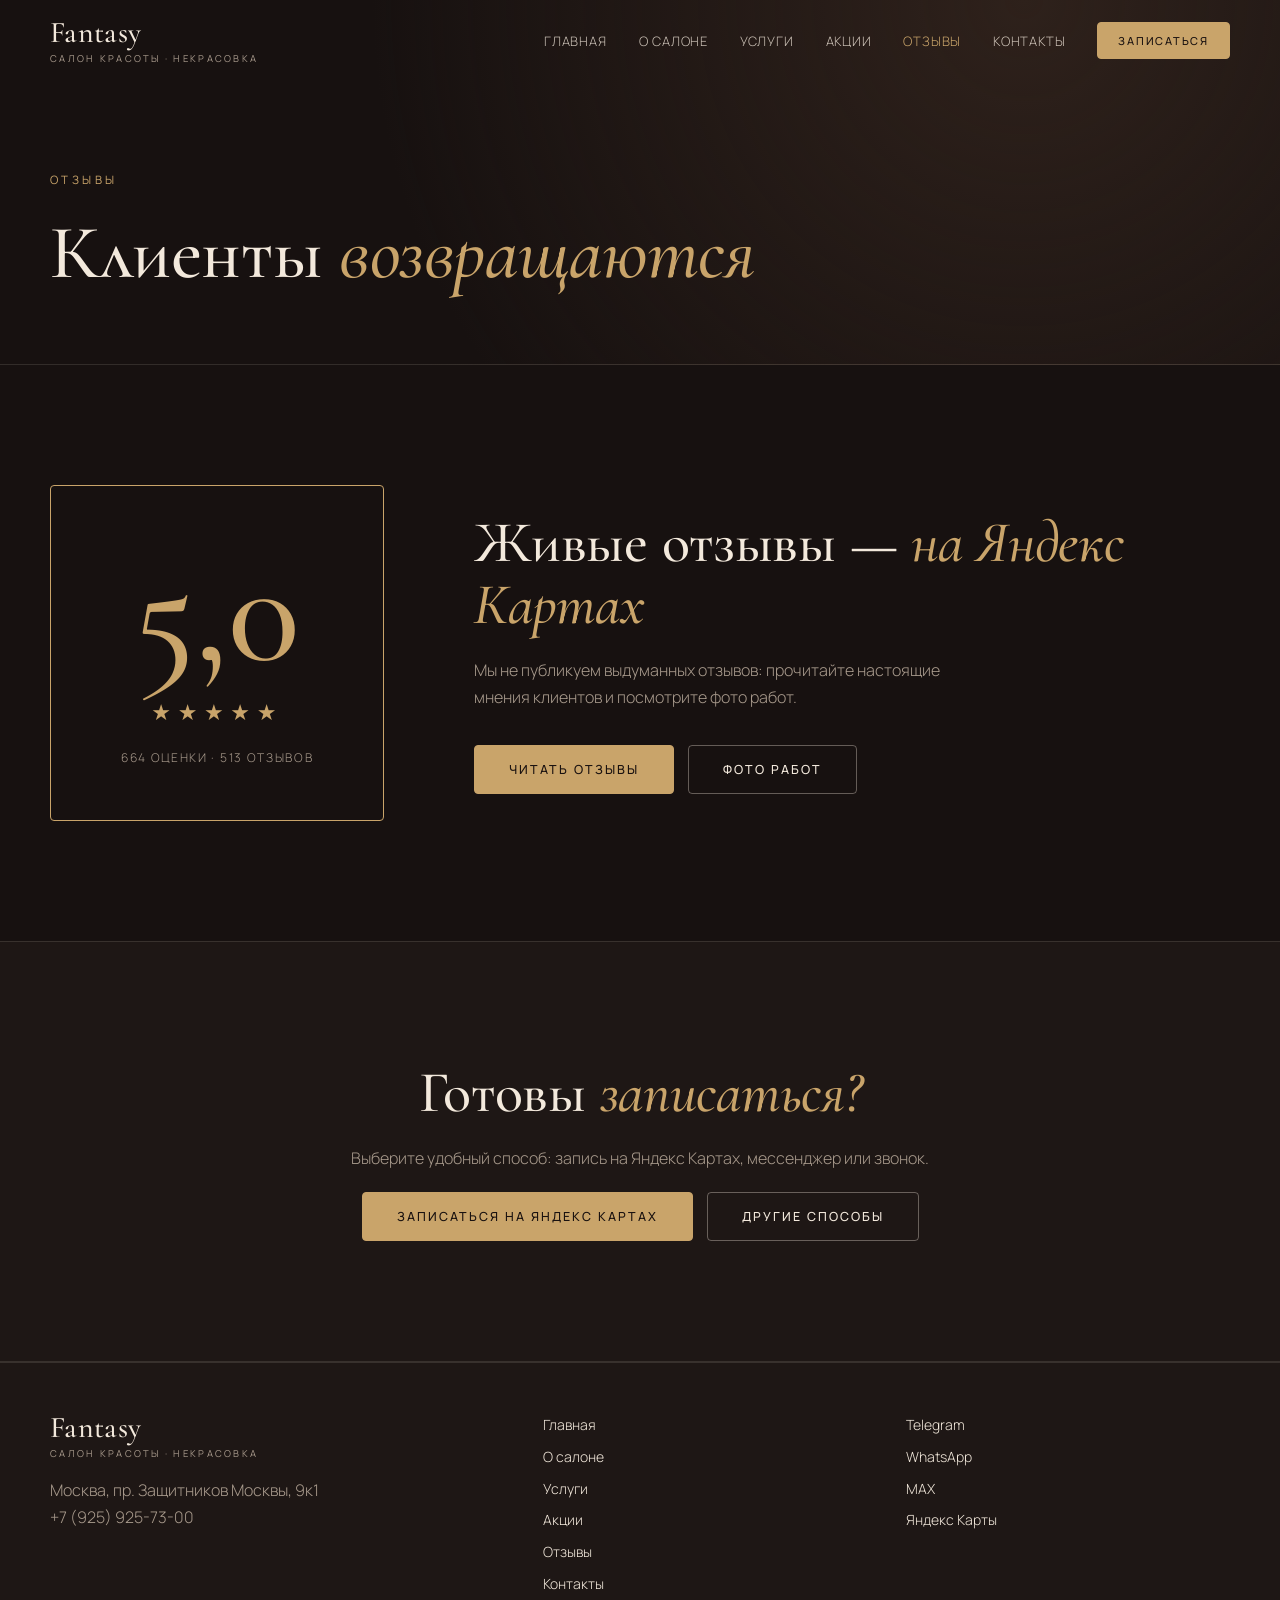
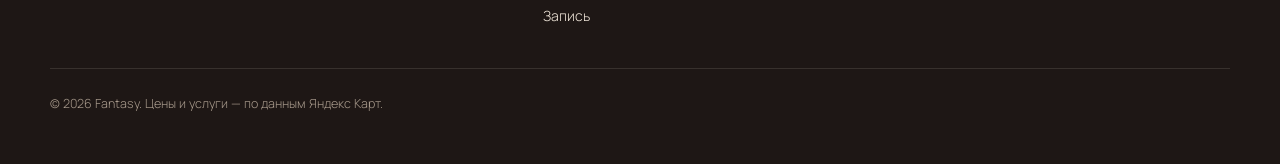
<file: reviews.html>
<!DOCTYPE html>
<html lang="ru">
<head>
<meta charset="UTF-8">
<meta name="viewport" content="width=device-width, initial-scale=1.0">
<title>Отзывы — салон красоты Fantasy</title>
<meta name="description" content="Рейтинг 5,0 на Яндекс Картах, 664 оценки и 513 отзывов о салоне Fantasy.">
<meta name="theme-color" content="#171110">
<meta property="og:title" content="Отзывы — салон красоты Fantasy">
<meta property="og:description" content="Рейтинг 5,0 на Яндекс Картах, 664 оценки и 513 отзывов о салоне Fantasy.">
<meta property="og:type" content="website">
<meta property="og:locale" content="ru_RU">
<meta property="og:image" content="https://avatars.mds.yandex.net/get-tycoon/6283051/2a0000018bce1b3d26c07682998ab287adb4/priority-headline-background">
<link rel="preconnect" href="https://fonts.googleapis.com">
<link rel="preconnect" href="https://fonts.gstatic.com" crossorigin>
<link href="https://fonts.googleapis.com/css2?family=Cormorant+Garamond:ital,wght@0,400;0,500;0,600;1,400;1,500&family=Manrope:wght@300;400;500;600&display=swap" rel="stylesheet">
<link rel="stylesheet" href="style.css">
</head>
<body class="">
<header class="header" id="header">
  <a href="index.html" class="logo">Fantasy<span>салон красоты · Некрасовка</span></a>
  <nav class="nav" id="nav"><a href="index.html">Главная</a><a href="about.html">О салоне</a><a href="services.html">Услуги</a><a href="offers.html">Акции</a><a href="reviews.html" class="active">Отзывы</a><a href="contacts.html">Контакты</a><a href="booking.html" class="btn btn--small">Записаться</a></nav>
  <button class="burger" id="burger" aria-label="Меню"><i></i><i></i></button>
</header>
<main>
<section class="page-hero"><div class="wrap">
<p class="eyebrow">Отзывы</p><h1>Клиенты <em>возвращаются</em></h1>
</div></section>
<section class="section"><div class="wrap reviews reveal">
<div class="reviews__score"><b>5,0</b><div class="stars">★★★★★</div><span>664 оценки · 513 отзывов</span></div>
<div class="reviews__text"><h2>Живые отзывы — <em>на Яндекс Картах</em></h2>
<p class="muted">Мы не публикуем выдуманных отзывов: прочитайте настоящие мнения клиентов и посмотрите фото работ.</p>
<div class="hero__actions"><a class="btn" href="https://yandex.com/maps/org/fantasy/70527552037/reviews/" target="_blank" rel="noopener">Читать отзывы</a><a class="btn btn--ghost" href="https://yandex.com/maps/org/fantasy/70527552037/gallery/" target="_blank" rel="noopener">Фото работ</a></div></div>
</div></section><section class="section section--alt cta"><div class="wrap cta__inner reveal">
<h2>Готовы <em>записаться?</em></h2>
<p class="muted">Выберите удобный способ: запись на Яндекс Картах, мессенджер или звонок.</p>
<div class="hero__actions"><a class="btn" href="https://yandex.ru/maps/10738/lubercy/?booking%5Bpage%5D=menu&amp;booking%5Bpermalink%5D=70527552037&amp;ll=37.923607%2C55.699742&amp;mode=poi&amp;poi%5Bpoint%5D=37.918559%2C55.700719&amp;poi%5Buri%5D=ymapsbm1%3A%2F%2Forg%3Foid%3D70527552037%26yclid%3D8517277293503840255&amp;source=serp_navig&amp;z=16.16" target="_blank" rel="noopener">Записаться на Яндекс Картах</a><a class="btn btn--ghost" href="booking.html">Другие способы</a></div>
</div></section>
</main>
<footer class="footer">
  <div class="wrap footer__grid">
    <div>
      <a href="index.html" class="logo">Fantasy<span>салон красоты · Некрасовка</span></a>
      <p class="muted" style="margin-top:18px">Москва, пр. Защитников Москвы, 9к1<br><a href="tel:+79259257300">+7 (925) 925-73-00</a></p>
    </div>
    <div class="footer__links"><a href="index.html">Главная</a><a href="about.html">О салоне</a><a href="services.html">Услуги</a><a href="offers.html">Акции</a><a href="reviews.html">Отзывы</a><a href="contacts.html">Контакты</a><a href="booking.html">Запись</a></div>
    <div class="footer__links"><a href="https://t.me/salonFantasyMsk" target="_blank" rel="noopener">Telegram</a><a href="https://wa.me/79259257300" target="_blank" rel="noopener">WhatsApp</a><a href="https://max.ru/u/f9LHodD0cOI7cSpdST8HWlpeTLL5L7X9rrbCBZIti6YhWW0O6BIstn3oP70" target="_blank" rel="noopener">MAX</a><a href="https://yandex.ru/maps/10738/lubercy/?booking%5Bpage%5D=menu&amp;booking%5Bpermalink%5D=70527552037&amp;ll=37.923607%2C55.699742&amp;mode=poi&amp;poi%5Bpoint%5D=37.918559%2C55.700719&amp;poi%5Buri%5D=ymapsbm1%3A%2F%2Forg%3Foid%3D70527552037%26yclid%3D8517277293503840255&amp;source=serp_navig&amp;z=16.16" target="_blank" rel="noopener">Яндекс Карты</a></div>
    <p class="muted footer__copy">© <span id="year"></span> Fantasy. Цены и услуги — по данным Яндекс Карт.</p>
  </div>
</footer>
<script src="script.js"></script>
</body>
</html>
</file>
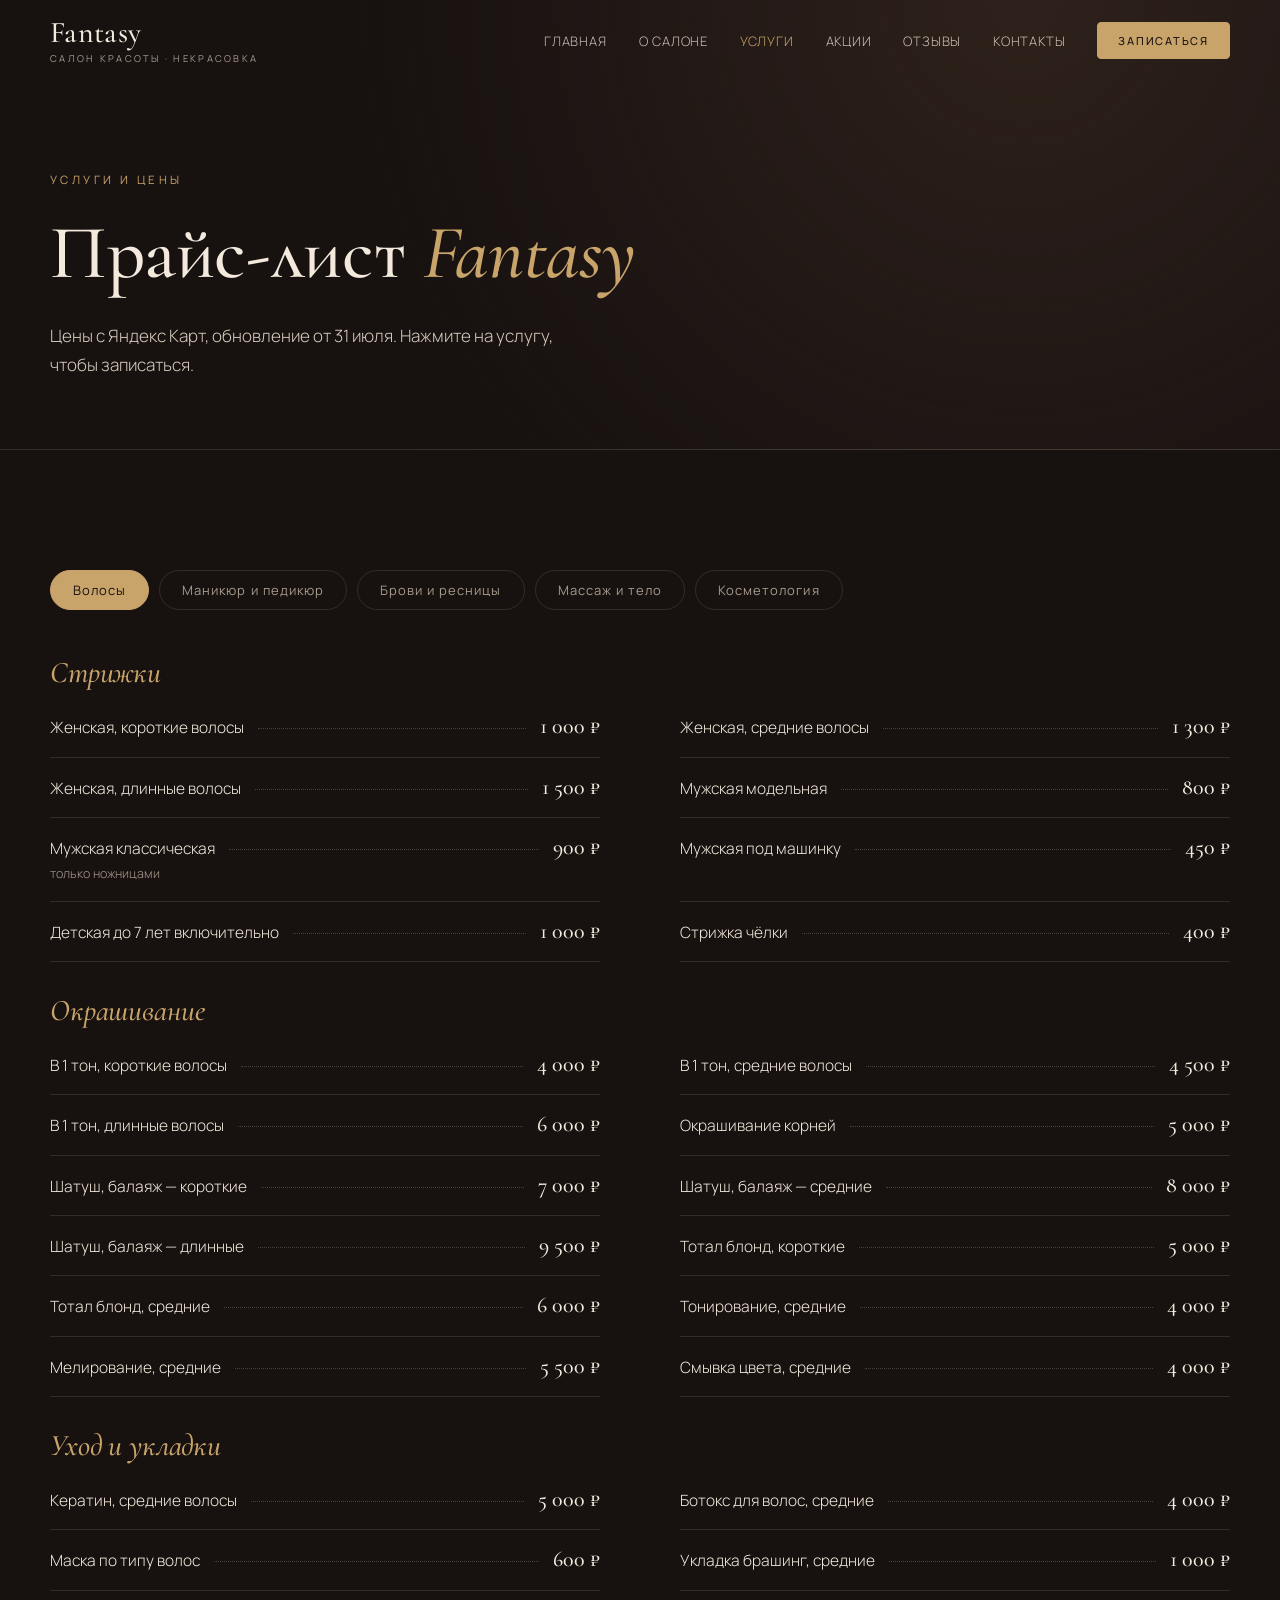
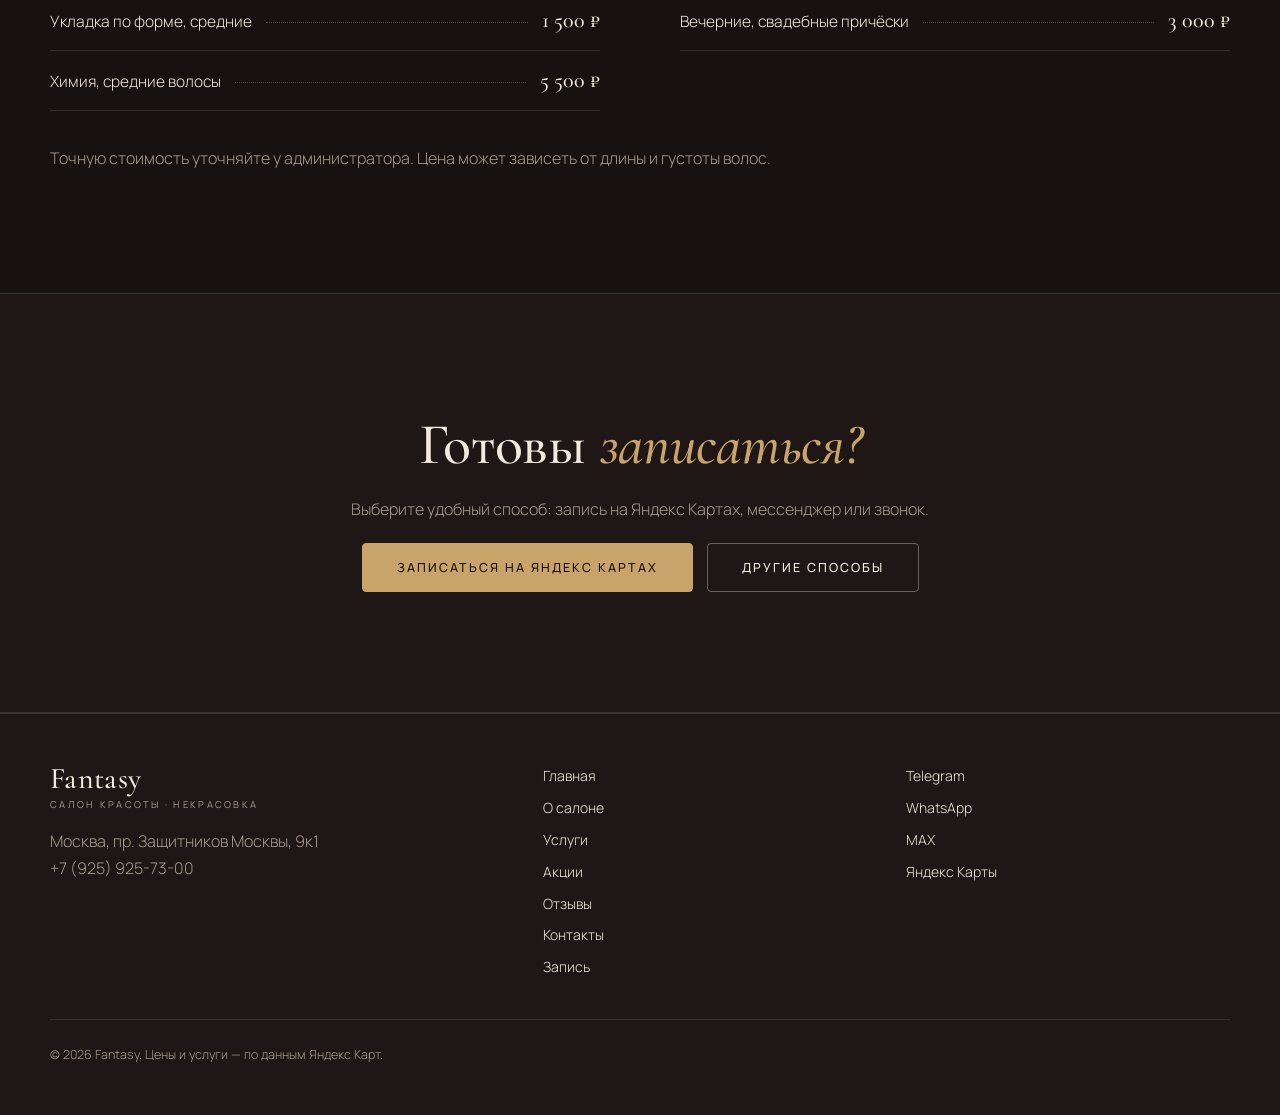
<file: services.html>
<!DOCTYPE html>
<html lang="ru">
<head>
<meta charset="UTF-8">
<meta name="viewport" content="width=device-width, initial-scale=1.0">
<title>Услуги и цены — салон красоты Fantasy</title>
<meta name="description" content="Прайс-лист салона Fantasy: стрижки, окрашивание, маникюр, педикюр, брови, ресницы, массаж, косметология.">
<meta name="theme-color" content="#171110">
<meta property="og:title" content="Услуги и цены — салон красоты Fantasy">
<meta property="og:description" content="Прайс-лист салона Fantasy: стрижки, окрашивание, маникюр, педикюр, брови, ресницы, массаж, косметология.">
<meta property="og:type" content="website">
<meta property="og:locale" content="ru_RU">
<meta property="og:image" content="https://avatars.mds.yandex.net/get-tycoon/6283051/2a0000018bce1b3d26c07682998ab287adb4/priority-headline-background">
<link rel="preconnect" href="https://fonts.googleapis.com">
<link rel="preconnect" href="https://fonts.gstatic.com" crossorigin>
<link href="https://fonts.googleapis.com/css2?family=Cormorant+Garamond:ital,wght@0,400;0,500;0,600;1,400;1,500&family=Manrope:wght@300;400;500;600&display=swap" rel="stylesheet">
<link rel="stylesheet" href="style.css">
</head>
<body class="">
<header class="header" id="header">
  <a href="index.html" class="logo">Fantasy<span>салон красоты · Некрасовка</span></a>
  <nav class="nav" id="nav"><a href="index.html">Главная</a><a href="about.html">О салоне</a><a href="services.html" class="active">Услуги</a><a href="offers.html">Акции</a><a href="reviews.html">Отзывы</a><a href="contacts.html">Контакты</a><a href="booking.html" class="btn btn--small">Записаться</a></nav>
  <button class="burger" id="burger" aria-label="Меню"><i></i><i></i></button>
</header>
<main>
<section class="page-hero"><div class="wrap">
<p class="eyebrow">Услуги и цены</p><h1>Прайс-лист <em>Fantasy</em></h1><p class="hero__text">Цены с Яндекс Карт, обновление от 31 июля. Нажмите на услугу, чтобы записаться.</p>
</div></section>
<section class="section"><div class="wrap">
<div class="tabs reveal" id="tabs" role="tablist"></div>
<div class="price-list reveal" id="priceList"></div>
<p class="muted" style="margin-top:34px">Точную стоимость уточняйте у администратора. Цена может зависеть от длины и густоты волос.</p>
</div></section><section class="section section--alt cta"><div class="wrap cta__inner reveal">
<h2>Готовы <em>записаться?</em></h2>
<p class="muted">Выберите удобный способ: запись на Яндекс Картах, мессенджер или звонок.</p>
<div class="hero__actions"><a class="btn" href="https://yandex.ru/maps/10738/lubercy/?booking%5Bpage%5D=menu&amp;booking%5Bpermalink%5D=70527552037&amp;ll=37.923607%2C55.699742&amp;mode=poi&amp;poi%5Bpoint%5D=37.918559%2C55.700719&amp;poi%5Buri%5D=ymapsbm1%3A%2F%2Forg%3Foid%3D70527552037%26yclid%3D8517277293503840255&amp;source=serp_navig&amp;z=16.16" target="_blank" rel="noopener">Записаться на Яндекс Картах</a><a class="btn btn--ghost" href="booking.html">Другие способы</a></div>
</div></section>
</main>
<footer class="footer">
  <div class="wrap footer__grid">
    <div>
      <a href="index.html" class="logo">Fantasy<span>салон красоты · Некрасовка</span></a>
      <p class="muted" style="margin-top:18px">Москва, пр. Защитников Москвы, 9к1<br><a href="tel:+79259257300">+7 (925) 925-73-00</a></p>
    </div>
    <div class="footer__links"><a href="index.html">Главная</a><a href="about.html">О салоне</a><a href="services.html">Услуги</a><a href="offers.html">Акции</a><a href="reviews.html">Отзывы</a><a href="contacts.html">Контакты</a><a href="booking.html">Запись</a></div>
    <div class="footer__links"><a href="https://t.me/salonFantasyMsk" target="_blank" rel="noopener">Telegram</a><a href="https://wa.me/79259257300" target="_blank" rel="noopener">WhatsApp</a><a href="https://max.ru/u/f9LHodD0cOI7cSpdST8HWlpeTLL5L7X9rrbCBZIti6YhWW0O6BIstn3oP70" target="_blank" rel="noopener">MAX</a><a href="https://yandex.ru/maps/10738/lubercy/?booking%5Bpage%5D=menu&amp;booking%5Bpermalink%5D=70527552037&amp;ll=37.923607%2C55.699742&amp;mode=poi&amp;poi%5Bpoint%5D=37.918559%2C55.700719&amp;poi%5Buri%5D=ymapsbm1%3A%2F%2Forg%3Foid%3D70527552037%26yclid%3D8517277293503840255&amp;source=serp_navig&amp;z=16.16" target="_blank" rel="noopener">Яндекс Карты</a></div>
    <p class="muted footer__copy">© <span id="year"></span> Fantasy. Цены и услуги — по данным Яндекс Карт.</p>
  </div>
</footer>
<script src="script.js"></script>
</body>
</html>
</file>
<file: style.css>
:root{
  --bg:#171110;
  --bg-2:#1e1715;
  --bg-3:#261d1a;
  --line:rgba(243,233,220,.12);
  --text:#f3e9dc;
  --muted:#a89a8c;
  --gold:#c9a46a;
  --gold-2:#e0c08a;
  --serif:'Cormorant Garamond',Georgia,serif;
  --sans:'Manrope',system-ui,sans-serif;
  --r:4px;
  color-scheme:dark;
}
*{box-sizing:border-box;margin:0;padding:0}
html{scroll-behavior:smooth;scroll-padding-top:80px}
body{background:var(--bg);color:var(--text);font-family:var(--sans);font-weight:300;line-height:1.7;-webkit-font-smoothing:antialiased;overflow-x:hidden}
a{color:inherit;text-decoration:none}
ul{list-style:none}
img{max-width:100%}
em{font-family:var(--serif);font-style:italic;font-weight:500;color:var(--gold)}
.wrap{width:min(1180px,100% - 48px);margin-inline:auto}
.muted{color:var(--muted)}

/* Header */
.header{position:fixed;inset:0 0 auto 0;z-index:50;display:flex;align-items:center;justify-content:space-between;padding:18px max(24px,calc((100% - 1180px)/2));transition:background .3s,padding .3s,border-color .3s;border-bottom:1px solid transparent}
.header::before{content:"";position:absolute;inset:0;z-index:-2;background:rgba(23,17,16,.92);backdrop-filter:blur(10px);opacity:0;transition:opacity .3s}
.header.scrolled::before{opacity:1}
.header.scrolled{padding-block:12px;border-color:var(--line)}
.logo{font-family:var(--serif);font-size:30px;font-weight:500;line-height:1;display:inline-flex;flex-direction:column;letter-spacing:.01em}
.logo span{font-family:var(--sans);font-size:9.5px;letter-spacing:.24em;text-transform:uppercase;color:var(--muted);margin-top:6px;font-weight:400}
.nav{display:flex;align-items:center;gap:32px;font-size:13px;letter-spacing:.06em;text-transform:uppercase}
.nav a:not(.btn){position:relative;color:var(--text);opacity:.8;transition:opacity .2s}
.nav a:not(.btn):hover{opacity:1;color:var(--gold)}
.burger{display:none;background:none;border:0;width:36px;height:36px;position:relative;cursor:pointer}
.burger i{position:absolute;left:6px;right:6px;height:1px;background:var(--text);transition:.3s}
.burger i:first-child{top:13px}.burger i:last-child{top:21px}
.burger.open i:first-child{top:17px;transform:rotate(45deg)}
.burger.open i:last-child{top:17px;transform:rotate(-45deg)}

/* Buttons */
.btn{display:inline-flex;align-items:center;justify-content:center;padding:15px 34px;background:var(--gold);color:#1a1210;border:1px solid var(--gold);font:500 12.5px var(--sans);letter-spacing:.16em;text-transform:uppercase;border-radius:var(--r);cursor:pointer;transition:.25s}
.btn:hover{background:var(--gold-2);border-color:var(--gold-2);transform:translateY(-1px)}
.btn--ghost{background:transparent;color:var(--text);border-color:rgba(243,233,220,.35)}
.btn--ghost:hover{background:rgba(243,233,220,.08);border-color:var(--gold);color:var(--gold)}
.btn--small{padding:10px 20px;font-size:11px}

/* Hero */
.hero{position:relative;min-height:100svh;display:flex;align-items:center;padding:140px 0 80px;isolation:isolate}
.hero__bg{position:absolute;inset:0;z-index:-1;background:
  linear-gradient(90deg,rgba(23,17,16,.96) 0%,rgba(23,17,16,.78) 55%,rgba(23,17,16,.45) 100%),
  linear-gradient(0deg,var(--bg) 0%,transparent 35%),
  url("https://avatars.mds.yandex.net/get-tycoon/6283051/2a0000018bce1b3d26c07682998ab287adb4/priority-headline-background") center/cover,
  radial-gradient(circle at 75% 30%,#3a2a22,#171110 70%)}
.hero__inner{width:min(1180px,100% - 48px);margin-inline:auto}
.eyebrow{font-size:11.5px;letter-spacing:.3em;text-transform:uppercase;color:var(--gold);font-weight:400;margin-bottom:22px}
h1,h2,h3{font-family:var(--serif);font-weight:500;line-height:1.08;letter-spacing:-.005em}
h1{font-size:clamp(44px,7.4vw,96px);max-width:12.5em}
h2{font-size:clamp(34px,4.6vw,58px)}
h3{font-size:28px}
.hero__text{max-width:520px;margin:28px 0 38px;font-size:17px;color:#d8cbbd}
.hero__actions{display:flex;gap:14px;flex-wrap:wrap}
.hero__stats{display:flex;gap:56px;margin-top:72px;padding-top:30px;border-top:1px solid var(--line);flex-wrap:wrap}
.hero__stats b{display:block;font:500 46px/1 var(--serif);color:var(--gold)}
.hero__stats span{font-size:12px;letter-spacing:.08em;color:var(--muted);text-transform:uppercase}

/* Marquee */
.marquee{overflow:hidden;border-block:1px solid var(--line);background:var(--bg-2)}
.marquee__track{display:flex;width:max-content;animation:marq 38s linear infinite}
.marquee span{font:italic 400 28px var(--serif);padding:20px 34px;color:var(--muted);white-space:nowrap}
.marquee span::after{content:"✦";margin-left:68px;color:var(--gold);font-size:14px;font-style:normal;vertical-align:middle}
@keyframes marq{to{transform:translateX(-50%)}}

/* Sections */
.section{padding:120px 0}
.section--alt{background:var(--bg-2);border-block:1px solid var(--line)}
.section__head{margin-bottom:56px;max-width:720px}
.section__head .muted{margin-top:18px}

.about{display:grid;grid-template-columns:1fr 1.1fr;gap:80px;align-items:start}
.about__body p{margin-bottom:20px;color:#d8cbbd;font-size:17px}
.features{display:grid;grid-template-columns:1fr 1fr;gap:12px 28px;margin-top:34px}
.features li{padding-left:26px;position:relative;font-size:14.5px;letter-spacing:.02em}
.features li::before{content:"✦";position:absolute;left:0;color:var(--gold);font-size:11px;top:3px}

.cards{display:grid;grid-template-columns:repeat(4,1fr);gap:20px}
.card{background:var(--bg);border:1px solid var(--line);padding:38px 30px;display:flex;flex-direction:column;gap:16px;transition:.3s;border-radius:var(--r)}
.card:hover{border-color:var(--gold);transform:translateY(-6px)}
.card__n{font:italic 400 18px var(--serif);color:var(--gold)}
.card p{color:var(--muted);font-size:14.5px;flex:1}
.card a{font-size:12px;letter-spacing:.14em;text-transform:uppercase;color:var(--gold)}

/* Prices */
.tabs{display:flex;flex-wrap:wrap;gap:10px;margin-bottom:44px}
.tab{background:transparent;color:var(--muted);border:1px solid var(--line);padding:10px 22px;font:400 13px var(--sans);letter-spacing:.08em;border-radius:100px;cursor:pointer;transition:.2s}
.tab:hover{color:var(--text);border-color:rgba(243,233,220,.4)}
.tab.active{background:var(--gold);color:#1a1210;border-color:var(--gold)}
.price-list{display:grid;grid-template-columns:1fr 1fr;gap:0 80px}
.price-group{grid-column:1/-1;font:italic 500 30px var(--serif);color:var(--gold);margin:30px 0 6px}
.price-group:first-child{margin-top:0}
.price{display:flex;align-items:baseline;gap:14px;padding:16px 0;border-bottom:1px solid var(--line);transition:.2s;cursor:pointer}
.price:hover{padding-left:8px}
.price:hover .price__name{color:var(--gold)}
.price__name{flex:0 1 auto;font-size:15.5px}
.price__name small{display:block;color:var(--muted);font-size:12.5px;margin-top:2px}
.price__dots{flex:1;border-bottom:1px dotted rgba(243,233,220,.22);transform:translateY(-4px);min-width:16px}
.price__val{font:500 22px var(--serif);white-space:nowrap}

/* Offer */
.offer{display:grid;grid-template-columns:1.1fr 1fr;gap:80px;align-items:center}
.offer h2{margin-bottom:24px}
.offer .muted{margin-bottom:34px;max-width:480px}
.offer__list{border:1px solid var(--line);padding:14px 34px;background:var(--bg);border-radius:var(--r)}
.offer__list li{display:flex;justify-content:space-between;gap:20px;padding:18px 0;border-bottom:1px solid var(--line);font-size:15px}
.offer__list li:last-child{border:0}
.offer__list b{font:500 22px var(--serif);color:var(--gold);white-space:nowrap}
.offer__list s{color:var(--muted);font-size:16px;margin-left:6px}

/* Reviews */
.reviews{display:grid;grid-template-columns:auto 1fr;gap:90px;align-items:center}
.reviews__score{text-align:center;padding:50px 70px;border:1px solid var(--gold);border-radius:var(--r)}
.reviews__score b{display:block;font:500 clamp(90px,12vw,150px)/1 var(--serif);color:var(--gold)}
.stars{color:var(--gold);letter-spacing:.3em;font-size:22px;margin:8px 0 12px}
.reviews__score span{font-size:12px;letter-spacing:.14em;text-transform:uppercase;color:var(--muted)}
.reviews__text h2{margin-bottom:20px}
.reviews__text .muted{margin-bottom:34px;max-width:520px}

/* Booking */
.booking{display:grid;grid-template-columns:1fr 1fr;gap:90px;align-items:center}
.booking h2{margin-bottom:22px}
.booking__phone{margin-top:30px;font-size:18px}
.booking__phone a{font-family:var(--serif);font-size:30px;color:var(--gold)}
.form{display:flex;flex-direction:column;gap:22px;background:var(--bg);padding:42px;border:1px solid var(--line);border-radius:var(--r)}
.form label{display:flex;flex-direction:column;gap:8px;font-size:11.5px;letter-spacing:.2em;text-transform:uppercase;color:var(--muted)}
.form input,.form select{background:transparent;border:0;border-bottom:1px solid rgba(243,233,220,.25);color:var(--text);font:300 16px var(--sans);padding:10px 0;outline:0;border-radius:0;transition:border-color .2s;letter-spacing:normal;text-transform:none}
.form input:focus,.form select:focus{border-color:var(--gold)}
.form select option{background:var(--bg-2);color:var(--text)}
.form__btns{display:flex;gap:12px;margin-top:8px}
.form__btns .btn{flex:1}
.form__err{color:#e58b7c;font-size:13px}

/* Contacts */
.contacts{display:grid;grid-template-columns:1fr 1.2fr;gap:80px}
.contacts h2{margin-bottom:34px}
dl{margin-bottom:34px}
dt{font-size:11px;letter-spacing:.24em;text-transform:uppercase;color:var(--gold);margin-top:22px}
dd{font-size:17px;margin-top:4px}
dd a:hover{color:var(--gold)}
.links{display:flex;gap:22px}
.links a{border-bottom:1px solid var(--gold)}
.map{min-height:480px;border:1px solid var(--line);border-radius:var(--r);overflow:hidden;background:var(--bg-3)}
.map iframe{width:100%;height:100%;min-height:480px;border:0;filter:invert(.92) hue-rotate(180deg) saturate(.6) brightness(.95)}

/* Footer */
.footer{border-top:1px solid var(--line);padding:50px 0;background:var(--bg-2)}
.footer__inner{display:grid;grid-template-columns:1fr auto;gap:10px 40px;align-items:center}
.footer__inner .muted{grid-column:1/-1;font-size:12.5px;margin-top:16px}
.footer p a:hover{color:var(--gold)}

/* Reveal */
.reveal{opacity:0;transform:translateY(26px);transition:opacity .8s ease,transform .8s ease}
.reveal.in{opacity:1;transform:none}

/* Responsive */
@media (max-width:980px){
  .section{padding:84px 0}
  .about,.offer,.reviews,.booking,.contacts{grid-template-columns:1fr;gap:44px}
  .cards{grid-template-columns:1fr 1fr}
  .price-list{grid-template-columns:1fr;gap:0}
  .reviews__score{padding:34px;justify-self:start}
  .burger{display:block}
  .nav{position:fixed;inset:0 0 0 auto;width:min(320px,86vw);background:var(--bg-2);flex-direction:column;align-items:flex-start;justify-content:center;gap:26px;padding:40px;transform:translateX(100%);transition:transform .35s;border-left:1px solid var(--line);font-size:15px}
  .nav.open{transform:none}
  .header{z-index:60}
  .nav{z-index:-1}
}
@media (max-width:620px){
  .cards{grid-template-columns:1fr}
  .hero__stats{gap:28px}
  .hero__stats b{font-size:36px}
  .features{grid-template-columns:1fr}
  .form{padding:28px 22px}
  .form__btns{flex-direction:column}
  .footer__inner{grid-template-columns:1fr}
  .price__name{font-size:14.5px}
  .price__val{font-size:19px}
}
@media (prefers-reduced-motion:reduce){
  *{animation:none!important;transition:none!important}
  .reveal{opacity:1;transform:none}
  html{scroll-behavior:auto}
}

/* ---- Многостраничная версия ---- */
.nav a.active:not(.btn){color:var(--gold);opacity:1}
.page-hero{padding:170px 0 70px;background:radial-gradient(circle at 80% 0%,#2e211b,transparent 60%),var(--bg);border-bottom:1px solid var(--line)}
.page-hero h1{font-size:clamp(40px,6vw,76px);max-width:14em}
.page-hero .hero__text{margin-bottom:0}
.price{color:inherit}
.cards--3{grid-template-columns:repeat(3,1fr)}
.card h3{line-height:1.1}
.book-options{display:grid;grid-template-columns:1.4fr 1fr;gap:20px}
.book-card{border:1px solid var(--line);background:var(--bg-2);padding:46px 40px;display:flex;flex-direction:column;gap:18px;align-items:flex-start;border-radius:var(--r)}
.book-card--main{border-color:var(--gold);background:linear-gradient(135deg,#2a1f1a,var(--bg-2))}
.book-card .card__n{font:400 12px var(--sans);letter-spacing:.24em;text-transform:uppercase;color:var(--gold)}
.book-card h3{font-size:38px}
.book-card p{color:var(--muted);flex:1}
.form__alt{font-size:13px;color:var(--gold);letter-spacing:.04em;text-align:center}
.cta{text-align:center}
.cta__inner{display:flex;flex-direction:column;align-items:center;gap:20px}
.cta .hero__actions{justify-content:center}
.footer__grid{display:grid;grid-template-columns:1.4fr 1fr 1fr;gap:40px}
.footer__links{display:flex;flex-direction:column;gap:8px;font-size:14px}
.footer__links a:hover,.footer a:hover{color:var(--gold)}
.footer__copy{grid-column:1/-1;font-size:12.5px;border-top:1px solid var(--line);padding-top:24px}
@media (max-width:980px){
  .cards--3,.book-options{grid-template-columns:1fr}
  .footer__grid{grid-template-columns:1fr 1fr}
  .page-hero{padding:130px 0 50px}
}
@media (max-width:620px){.footer__grid{grid-template-columns:1fr}.book-card{padding:32px 24px}}
</file>
